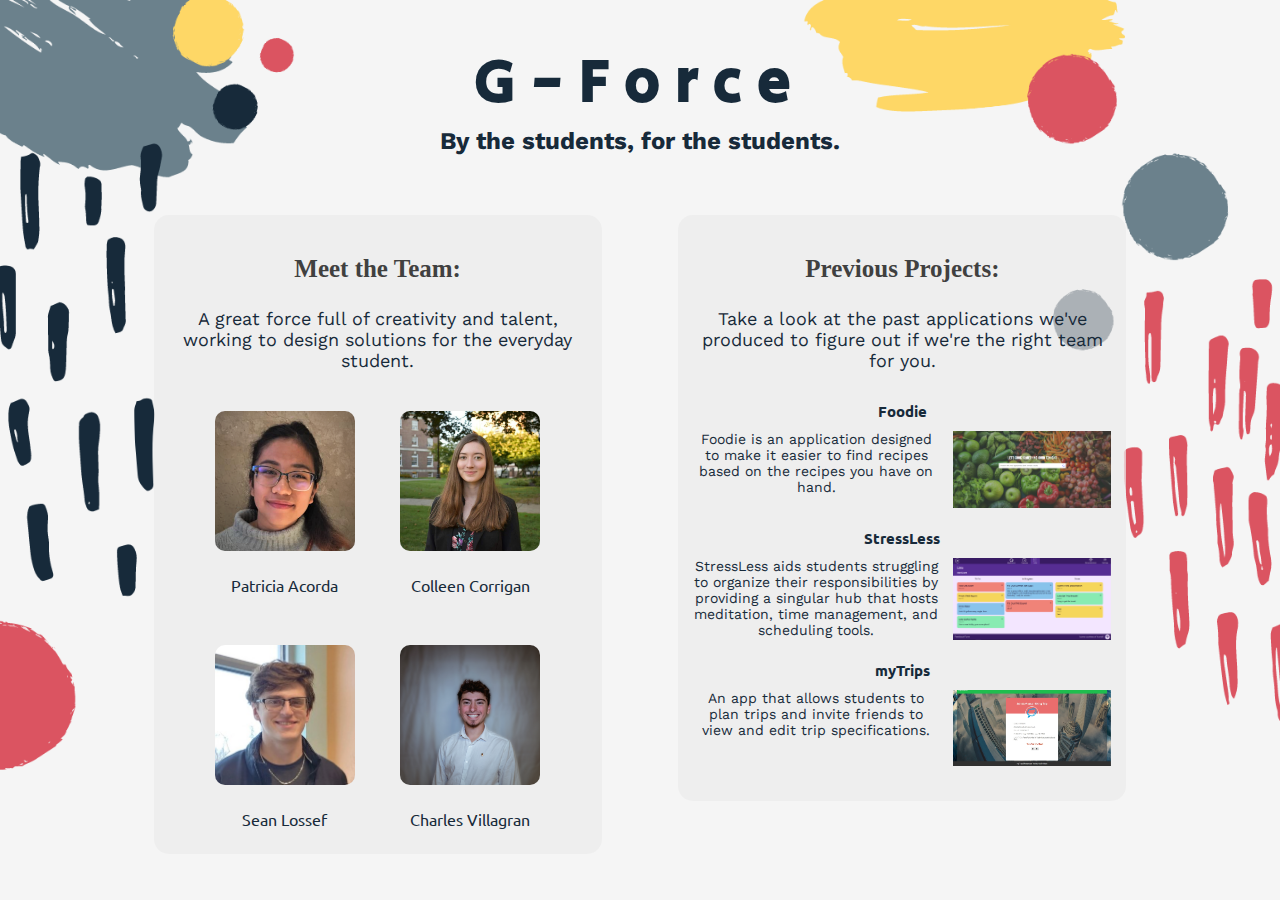
<file: lab3/index.html>
<!DOCTYPE html>
<html>
  <head>
    <title>Lab3 - Home</title>
    <meta http-equiv="Content-Type" content="text/html; charset=UTF-8" />
    <link rel="stylesheet" type="text/css" href="style.css" />
    <script
      src="http://ajax.googleapis.com/ajax/libs/jquery/1.7.1/jquery.min.js"
      type="text/javascript"
    ></script>
    <script src="script.js" type="text/javascript"></script>
  </head>

  <body id="homePage">
    <!--unique parent ID for css styling-->
    <div class="topBanner">
      <!--main information about team-->
      <h1>G-Force</h1>
      <h2>By the students, for the students.</h2>
    </div>

    <div class="middleBanner">
      <!--encompasses middle section of page-->
      <div id="teamSection">
        <!--provides team photos & names in a grid-->
        <h3>Meet the Team:</h3>
        <p>
          A great force full of creativity and talent, working to design
          solutions for the everyday student.
        </p>
        <div class="teamPhotos">
          <img
            src="photos/patricia.png"
            alt="portrait of Patricia Acorda"
            class="portrait"
          />
          <img
            src="photos/colleen.jpeg"
            alt="portrait of Colleen Corrigan"
            class="portrait"
          />
        </div>
        <div class="teamNames">
          <a href="acordp.html">Patricia Acorda</a>
          <a href="corric.html">Colleen Corrigan</a>
        </div>
        <div class="spacer"></div>
        <div class="teamPhotos">
          <img
            src="photos/sean.jpg"
            alt="portrait of Sean Lossef"
            class="portrait"
          />
          <img
            src="photos/charles.JPG"
            alt="portrait of Charles Villagram"
            class="portrait"
          />
        </div>
        <div class="teamNames">
          <a href="losses.html">Sean Lossef</a>
          <a href="villac2.html">Charles Villagran</a>
        </div>
      </div>

      <div id="projSection">
        <!--provides a list of previous team projects-->
        <h3>Previous Projects:</h3>
        <p>
          Take a look at the past applications we've produced to figure out if
          we're the right team for you.
        </p>
        <ul>
          <li>
            <h4>Foodie</h4>
            <div class="projectDesc">
              <p>
                Foodie is an application designed to make it easier to find
                recipes based on the recipes you have on hand.
              </p>
              <img src="photos/foodie.png" alt="Foodie App" class="project" />
            </div>
          </li>

          <li>
            <h4>StressLess</h4>
            <div class="projectDesc">
              <p>
                StressLess aids students struggling to organize their
                responsibilities by providing a singular hub that hosts
                meditation, time management, and scheduling tools.
              </p>
              <img
                src="photos/stressless.png"
                alt="list board function for StressLess app."
                class="project"
              />
            </div>
          </li>

          <li>
            <h4>myTrips</h4>
            <div class="projectDesc">
              <p>
                An app that allows students to plan trips and invite friends to
                view and edit trip specifications.
              </p>
              <img
                src="photos/mytrips.jpg"
                alt="invitation card for myTrips app event."
                class="project"
              />
            </div>
          </li>
        </ul>
      </div>
    </div>
  </body>
</html>
</file>
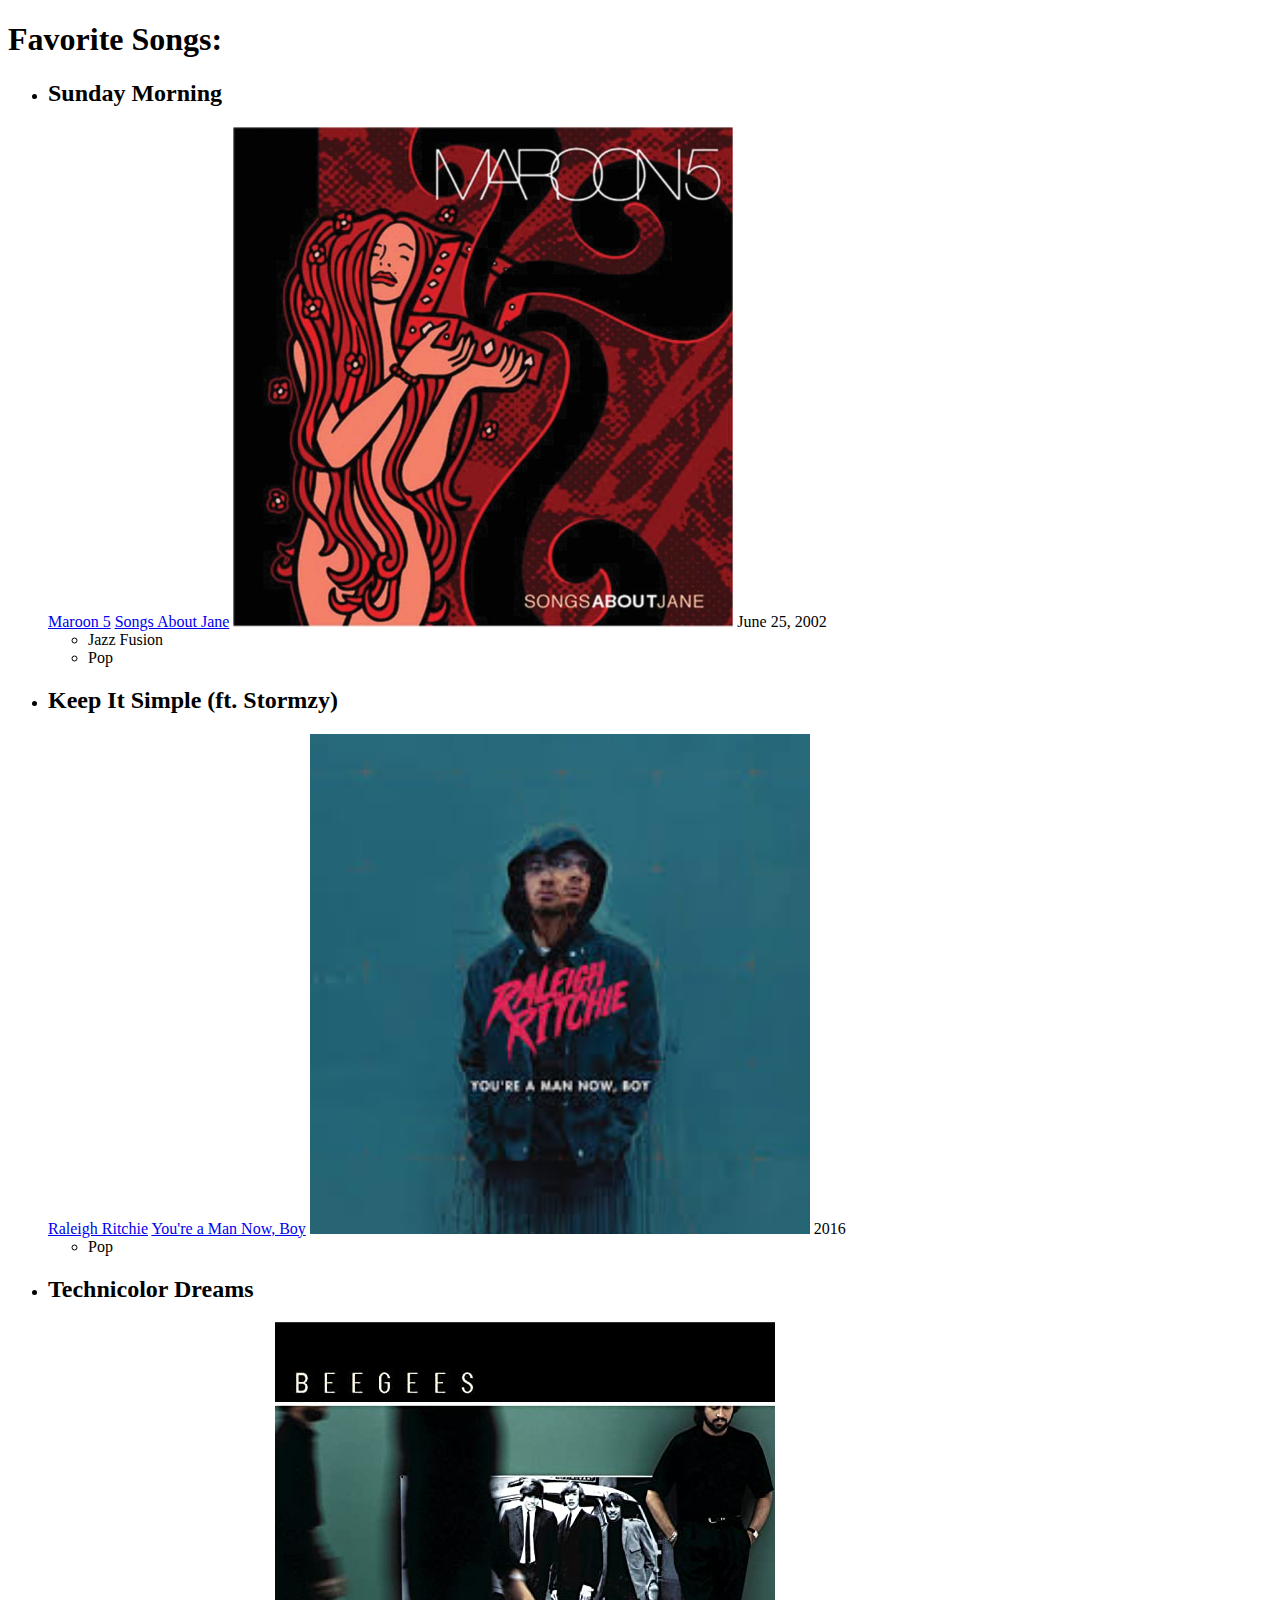
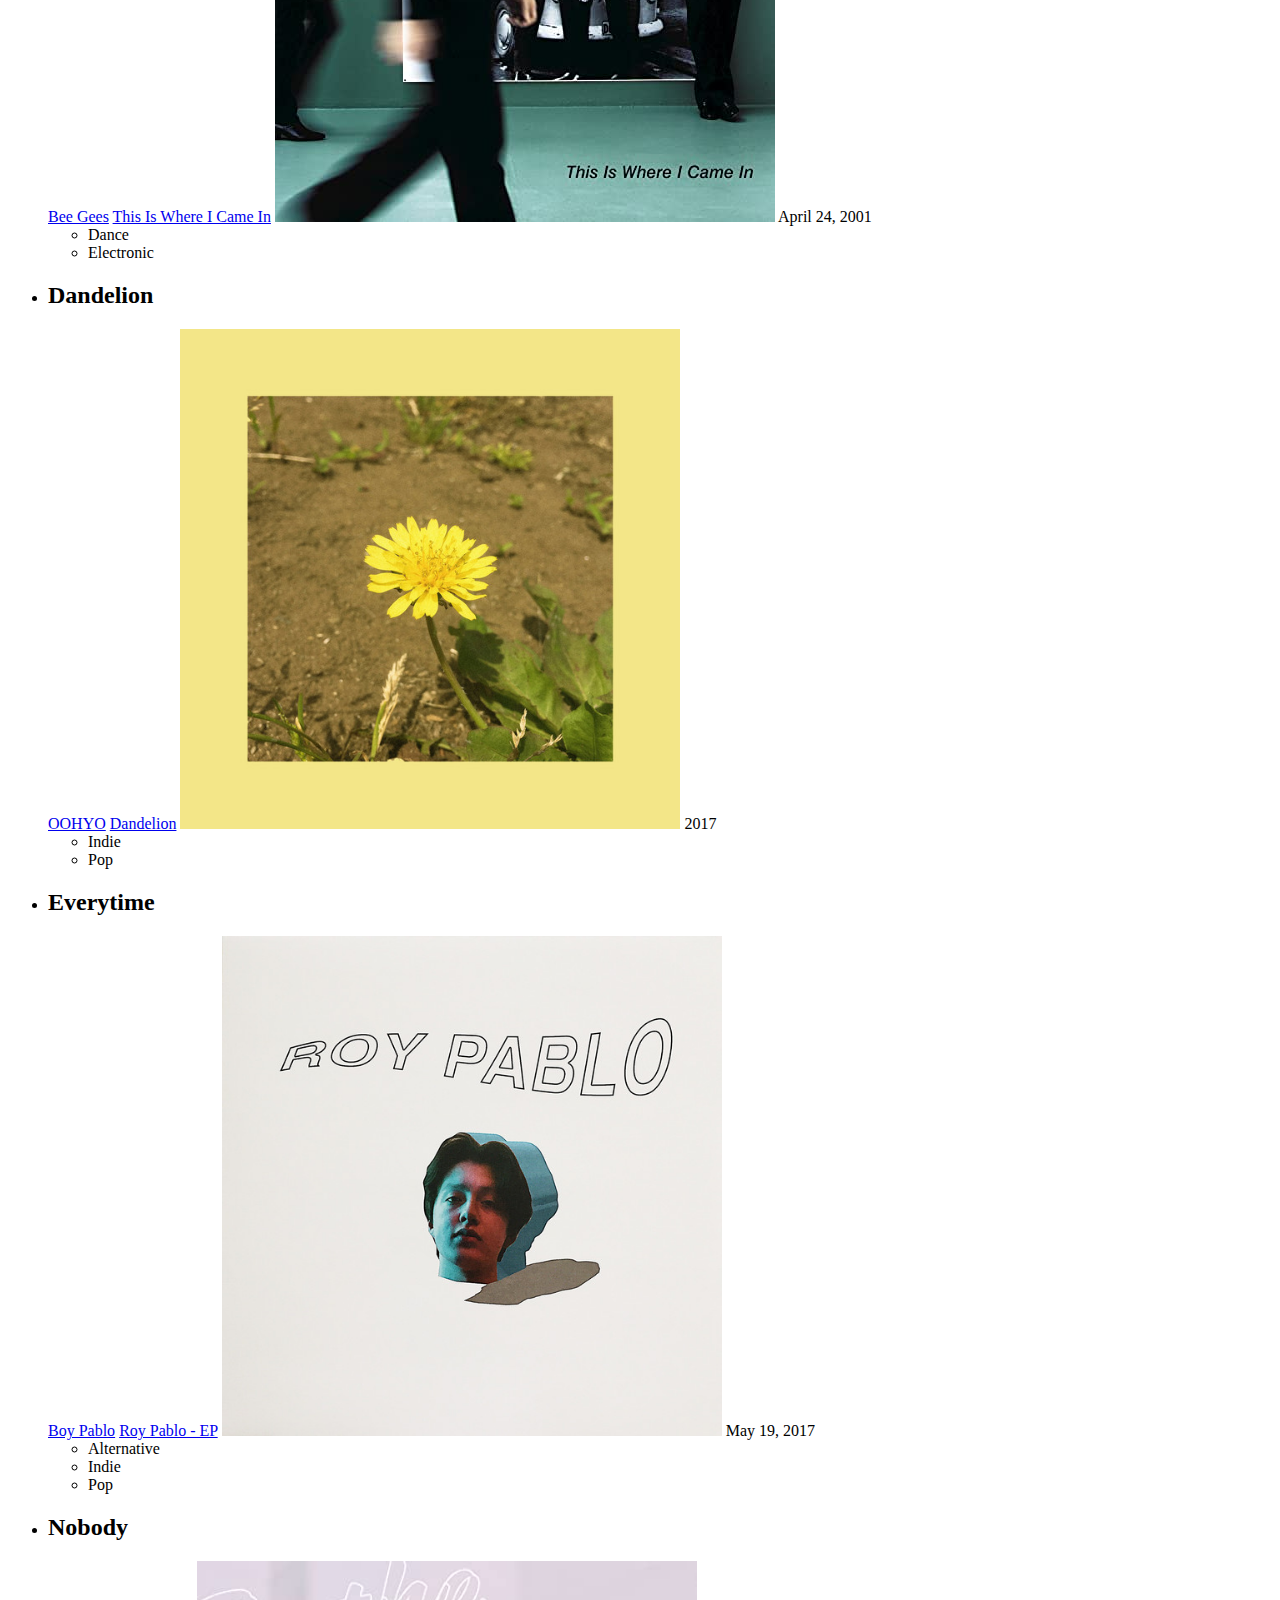
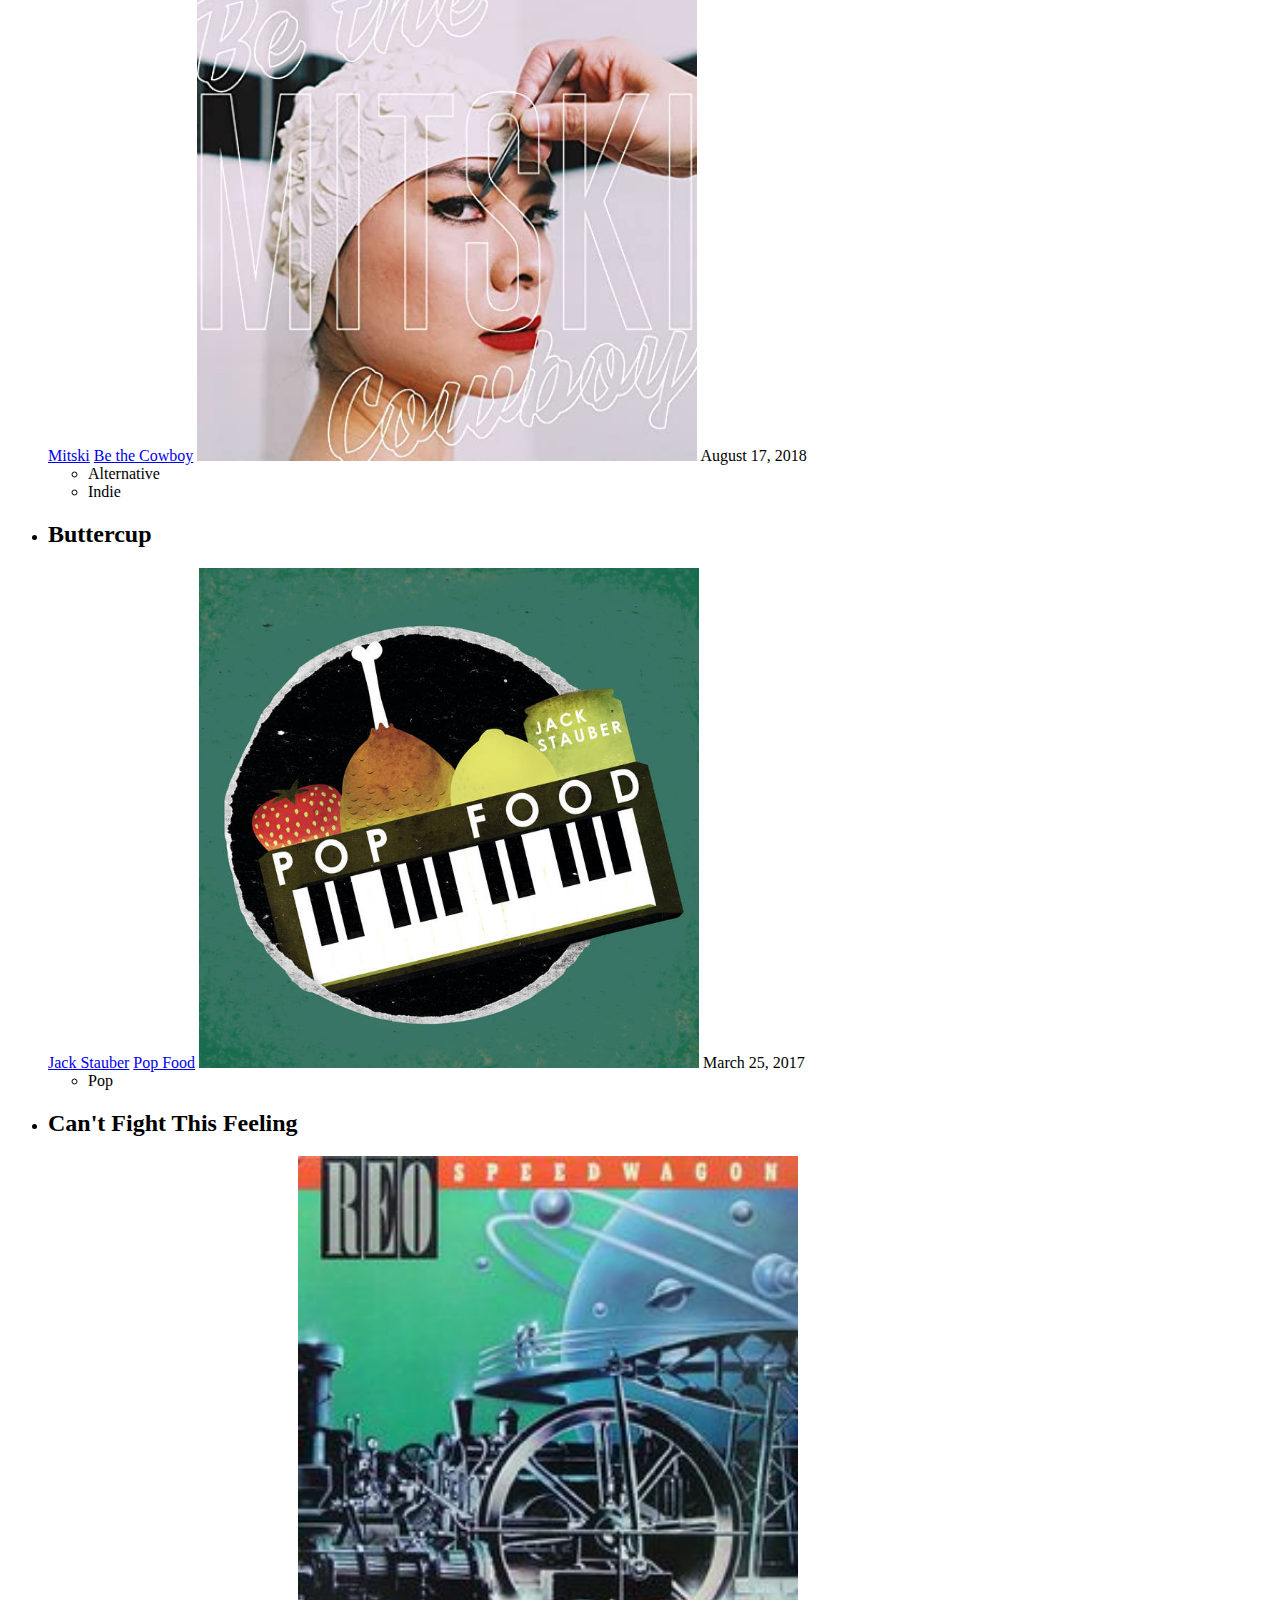
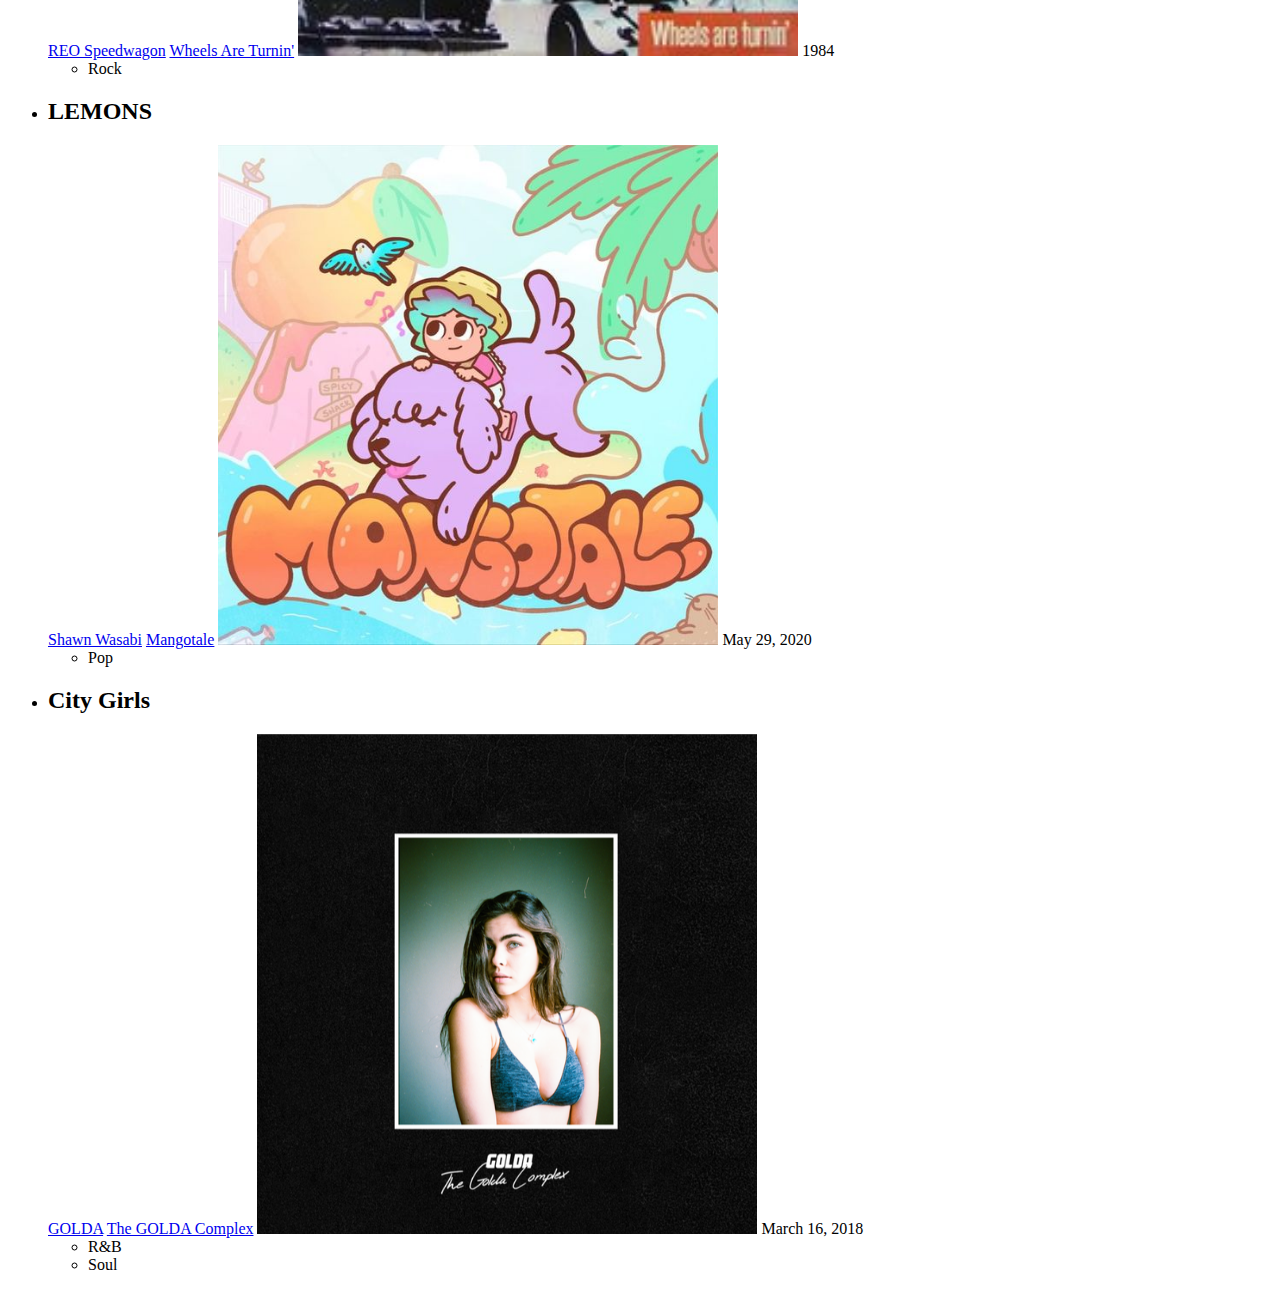
<file: lab2/G4-lab2-part1.html>
<!doctype html>

<html>
  <head>
    <title>Lab 2</title>
  </head>

  <body>
        <h1>Favorite Songs:</h1>
        <ul>
            <li>
                <h2>Sunday Morning</h2>
                <a class="artist" href="https://www.maroon5.com/">Maroon 5</a>
                <a class="album" href="https://genius.com/albums/Maroon-5/Songs-about-jane">Songs About Jane</a>
                <img src="albumcovers/Maroon5.jpg" alt="Songs About Jane album cover" width="500" height="500">
                <time datetime="2002-06-25">June 25, 2002</time>
                <ul class="genres">
                    <li>Jazz Fusion</li>
                    <li>Pop</li>
                </ul>
            </li>
            <li>
                <h2>Keep It Simple (ft. Stormzy)</h2>
                <a class="artist" href="http://www.raleighritchie.com/">Raleigh Ritchie</a>
                <a class="album" href="https://genius.com/albums/Raleigh-ritchie/You-re-a-man-now-boy">You're a Man Now, Boy</a>
                <img src="albumcovers/RaleighRitchie.jpg" alt="You're a Man Now, Boy album cover" width="500" height="500">
                <time datetime="2016">2016</time>
                <ul class="genres">
                    <li>Pop</li>
                </ul>
            </li>
            <li>
                <h2>Technicolor Dreams</h2>
                <a class="artist" href="https://www.beegees.com/">Bee Gees</a>
                <a class="album" href="https://genius.com/albums/Bee-gees/This-is-where-i-came-in">This Is Where I Came In</a>
                <img src="albumcovers/BeeGees.jpg" alt="This Is Where I Came In album cover" width="500" height="500">
                <time datetime="2001-04-24">April 24, 2001</time>
                <ul class="genres">
                    <li>Dance</li>
                    <li>Electronic</li>
                </ul>
            </li>
            <li>
                <h2>Dandelion</h2>
                <a class="artist" href="https://www.munhwain.kr/blank">OOHYO</a>
                <a class="album" href="https://genius.com/albums/Oohyo/Dandelion">Dandelion</a>
                <img src="albumcovers/OOHYO.jpg" alt="Dandelion album cover" width="500" height="500">
                <time datetime="2017">2017</time>
                <ul class="genres">
                    <li>Indie</li>
                    <li>Pop</li>
                </ul>
            </li>
            <li>
                <h2>Everytime</h2>
                <a class="artist" href="https://www.boypablo.com/">Boy Pablo</a>
                <a class="album" href="https://genius.com/albums/Boy-pablo/Roy-pablo-ep">Roy Pablo - EP</a>
                <img src="albumcovers/BoyPablo.jpg" alt="Roy Pablo - EP album cover" width="500" height="500">
                <time datetime="2017-05-19">May 19, 2017</time>
                <ul class="genres">
                    <li>Alternative</li>
                    <li>Indie</li>
                    <li>Pop</li>
                </ul>
            </li>
            <li>
                <h2>Nobody</h2>
                <a class="artist" href="https://mitski.com/">Mitski</a>
                <a class="album" href="https://genius.com/albums/Mitski/Be-the-cowboy">Be the Cowboy</a>
                <img src="albumcovers/Mitski.jpg" alt="Be the Cowboy album cover" width="500" height="500">
                <time datetime="2018-08-17">August 17, 2018</time>
                <ul class="genres">
                    <li>Alternative</li>
                    <li>Indie</li>
                </ul>
            </li>
            <li>
                <h2>Buttercup</h2>
                <a class="artist" href="https://jackstauber.com/">Jack Stauber</a>
                <a class="album" href="https://genius.com/albums/Jack-stauber/Pop-food">Pop Food</a>
                <img src="albumcovers/JackStauber.jpg" alt="Pop Food album cover" width="500" height="500">
                <time datetime="2017-03-25">March 25, 2017</time>
                <ul class="genres">
                    <li>Pop</li>
                </ul>
            </li>
            <li>
                <h2>Can't Fight This Feeling</h2>
                <a class="artist" href="http://reospeedwagon.com/">REO Speedwagon</a>
                <a class="album" href="https://genius.com/albums/Reo-speedwagon/Wheels-are-turnin">Wheels Are Turnin'</a>
                <img src="albumcovers/REOSpeedwagon.jpg" alt="Wheels Are Turnin' album cover" width="500" height="500">
                <time datetime="1984">1984</time>
                <ul class="genres">
                    <li>Rock</li>
                </ul>
            </li>
            <li>
                <h2>LEMONS</h2>
                <a class="artist" href="https://www.shawnwasabi.com/?frontpage=true">Shawn Wasabi</a>
                <a class="album" href="https://genius.com/albums/Shawn-wasabi/Mangotale">Mangotale</a>
                <img src="albumcovers/ShawnWasabi.png" alt="Mangotale album cover" width="500" height="500">
                <time datetime="2020-05-29">May 29, 2020</time>
                <ul class="genres">
                    <li>Pop</li>
                </ul>
            </li>
            <li>
                <h2>City Girls</h2>
                <a class="artist" href="https://www.facebook.com/lostwithgolda/">GOLDA</a>
                <a class="album" href="https://genius.com/albums/Golda/The-golda-complex">The GOLDA Complex</a>
                <img src="albumcovers/GOLDA.png" alt="The GOLDA Complex album cover" width="500" height="500">
                <time datetime="2018-03-16">March 16, 2018</time>
                <ul class="genres">
                    <li>R&B</li>
                    <li>Soul</li>
                </ul>
            </li>
        </ul>


  </body>
</html>
</file>
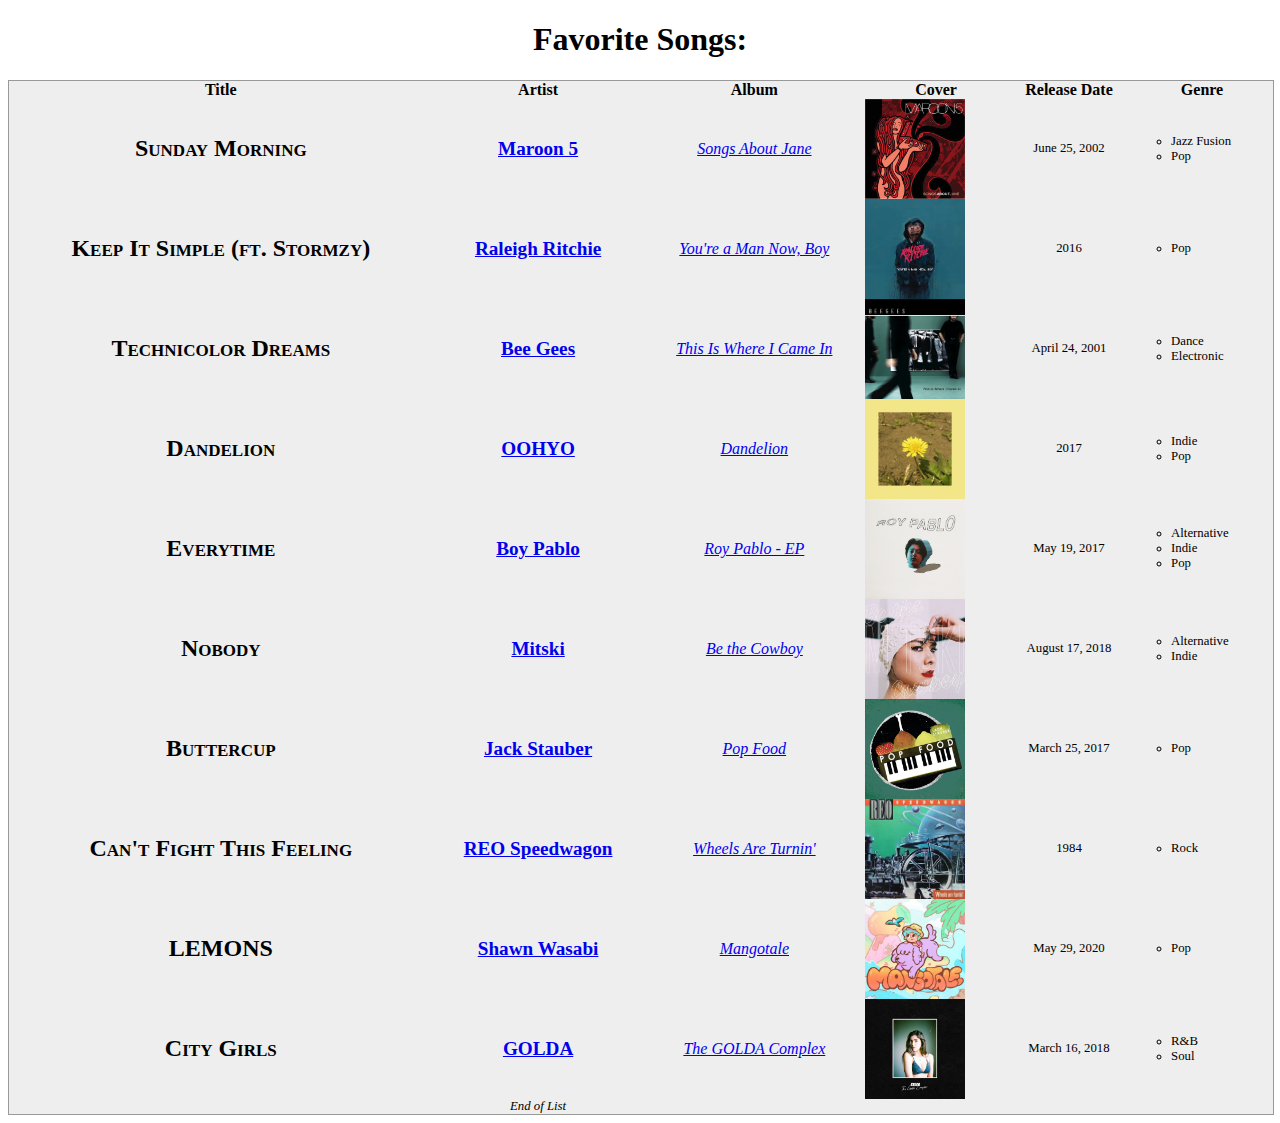
<file: lab2/G4-lab2-part3.html>
<!doctype html>

<html>
  <head>
    <title>Lab 2</title>
    <link rel="stylesheet" href="G4-lab2-part3.css" />
  </head>

  <body>
        <h1>Favorite Songs:</h1>
        <ul id="songs">
            <li>
                <span class="header">Title</span>
                <span class="header">Artist</span>
                <span class="header">Album</span>
                <span class="header">Cover</span>
                <span class="header">Release Date</span>
                <span class="header">Genre</span>
            </li>
            <li>
                <h2>Sunday Morning</h2>
                <a class="artist" href="https://www.maroon5.com/">Maroon 5</a>
                <a class="album" href="https://genius.com/albums/Maroon-5/Songs-about-jane">Songs About Jane</a>
                <img src="albumcovers/Maroon5.jpg" alt="Songs About Jane album cover">
                <time datetime="2002-06-25">June 25, 2002</time>
                <div class="genres">
                    <ul>
                        <li>Jazz Fusion</li>
                        <li>Pop</li>
                    </ul>
                </div>
            </li>
            <li>
                <h2>Keep It Simple (ft. Stormzy)</h2>
                <a class="artist" href="http://www.raleighritchie.com/">Raleigh Ritchie</a>
                <a class="album" href="https://genius.com/albums/Raleigh-ritchie/You-re-a-man-now-boy">You're a Man Now, Boy</a>
                <img src="albumcovers/RaleighRitchie.jpg" alt="You're a Man Now, Boy album cover">
                <time datetime="2016">2016</time>
                <div class="genres">
                    <ul>
                        <li>Pop</li>
                    </ul>
                </div>
            </li>
            <li>
                <h2>Technicolor Dreams</h2>
                <a class="artist" href="https://www.beegees.com/">Bee Gees</a>
                <a class="album" href="https://genius.com/albums/Bee-gees/This-is-where-i-came-in">This Is Where I Came In</a>
                <img src="albumcovers/BeeGees.jpg" alt="This Is Where I Came In album cover">
                <time datetime="2001-04-24">April 24, 2001</time>
                <div class="genres">
                    <ul>
                        <li>Dance</li>
                        <li>Electronic</li>
                    </ul>
                </div>
            </li>
            <li>
                <h2>Dandelion</h2>
                <a class="artist" href="https://www.munhwain.kr/blank">OOHYO</a>
                <a class="album" href="https://genius.com/albums/Oohyo/Dandelion">Dandelion</a>
                <img src="albumcovers/OOHYO.jpg" alt="Dandelion album cover">
                <time datetime="2017">2017</time>
                <div class="genres">
                    <ul>
                        <li>Indie</li>
                        <li>Pop</li>
                    </ul>
                </div>
            </li>
            <li>
                <h2>Everytime</h2>
                <a class="artist" href="https://www.boypablo.com/">Boy Pablo</a>
                <a class="album" href="https://genius.com/albums/Boy-pablo/Roy-pablo-ep">Roy Pablo - EP</a>
                <img src="albumcovers/BoyPablo.jpg" alt="Roy Pablo - EP album cover">
                <time datetime="2017-05-19">May 19, 2017</time>
                <div class="genres">
                    <ul>
                        <li>Alternative</li>
                        <li>Indie</li>
                        <li>Pop</li>
                    </ul>
                </div>
            </li>
            <li>
                <h2>Nobody</h2>
                <a class="artist" href="https://mitski.com/">Mitski</a>
                <a class="album" href="https://genius.com/albums/Mitski/Be-the-cowboy">Be the Cowboy</a>
                <img src="albumcovers/Mitski.jpg" alt="Be the Cowboy album cover">
                <time datetime="2018-08-17">August 17, 2018</time>
                <div class="genres">
                    <ul>
                        <li>Alternative</li>
                        <li>Indie</li>
                    </ul>
                </div>
            </li>
            <li>
                <h2>Buttercup</h2>
                <a class="artist" href="https://jackstauber.com/">Jack Stauber</a>
                <a class="album" href="https://genius.com/albums/Jack-stauber/Pop-food">Pop Food</a>
                <img src="albumcovers/JackStauber.jpg" alt="Pop Food album cover">
                <time datetime="2017-03-25">March 25, 2017</time>
                <div class="genres">
                    <ul>
                        <li>Pop</li>
                    </ul>
                </div>
            </li>
            <li>
                <h2>Can't Fight This Feeling</h2>
                <a class="artist" href="http://reospeedwagon.com/">REO Speedwagon</a>
                <a class="album" href="https://genius.com/albums/Reo-speedwagon/Wheels-are-turnin">Wheels Are Turnin'</a>
                <img src="albumcovers/REOSpeedwagon.jpg" alt="Wheels Are Turnin' album cover">
                <time datetime="1984">1984</time>
                <div class="genres">
                    <ul>
                        <li>Rock</li>
                    </ul>
                </div>
            </li>
            <li>
                <h2>LEMONS</h2>
                <a class="artist" href="https://www.shawnwasabi.com/?frontpage=true">Shawn Wasabi</a>
                <a class="album" href="https://genius.com/albums/Shawn-wasabi/Mangotale">Mangotale</a>
                <img src="albumcovers/ShawnWasabi.png" alt="Mangotale album cover">
                <time datetime="2020-05-29">May 29, 2020</time>
                <div class="genres">
                    <ul>
                        <li>Pop</li>
                    </ul>
                </div>
            </li>
            <li>
                <h2>City Girls</h2>
                <a class="artist" href="https://www.facebook.com/lostwithgolda/">GOLDA</a>
                <a class="album" href="https://genius.com/albums/Golda/The-golda-complex">The GOLDA Complex</a>
                <img src="albumcovers/GOLDA.png" alt="The GOLDA Complex album cover">
                <time datetime="2018-03-16">March 16, 2018</time>
                <div class="genres">
                    <ul>
                        <li>R&B</li>
                        <li>Soul</li>
                    </ul>
                </div>
            </li>
            <li>
                <span class="end"></span>
                <span class="end">End of List</span>
                <span class="end"></span>
                <span class="end"></span>
                <span class="end"></span>
                <span class="end"></span>
            </li>
        </ul>


  </body>
</html>
</file>
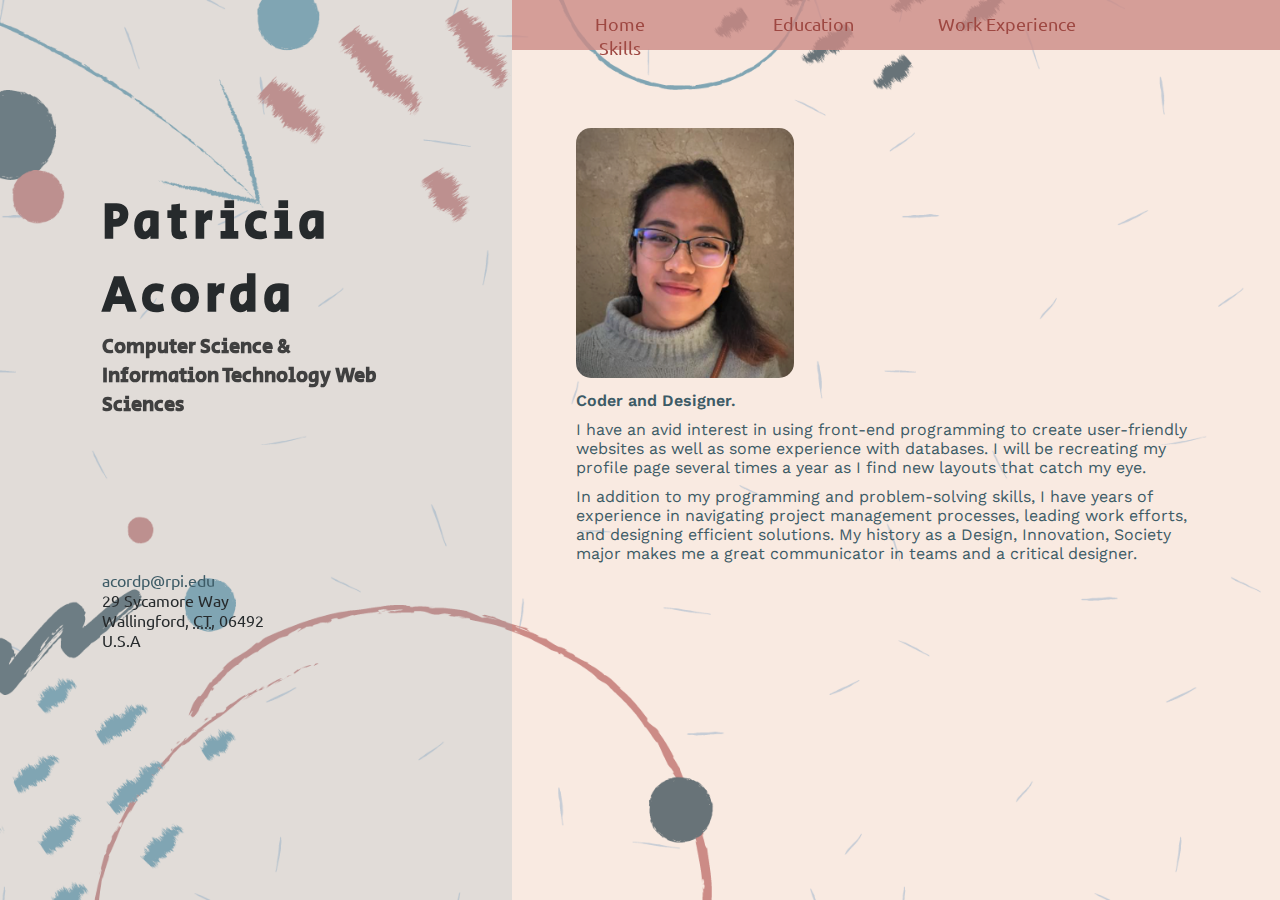
<file: lab3/acordp.html>
<!DOCTYPE html>
<html>
  <head>
    <title>acordp</title>
    <meta http-equiv="Content-Type" content="text/html; charset=UTF-8"/>
    <link rel="stylesheet" type="text/css" href="style.css">
    <script src="http://ajax.googleapis.com/ajax/libs/jquery/1.7.1/jquery.min.js" type="text/javascript"></script>
    <script src="script.js" type="text/javascript"></script>
  </head>

  
  <body id="acordpPage"> <!--unique parent ID for css styling-->
    <div id="leftBanner"> <!--left fixed informational banner-->
      <div class="vcard">
          <h1 class="fn">Patricia Acorda</h1>
      </div>
      <h3 class="intro">Computer Science & Information Technology Web Sciences</h3>

      <div class="vcard footer">
        <a class="email" href="mailto:acordp@rpi.edu">acordp@rpi.edu</a>
        <div class="adr">
            <div class="street-address">29 Sycamore Way</div>
            <span class="locality">Wallingford</span>,
            <abbr class="region" title="Connecticut">CT</abbr>,
            <span class="postal-code">06492</span>
            <div class="country-name">U.S.A</div>
      </div>
    </div>
  </div>
  
  <nav> <!--fixed navigation bar-->
    <a href="index.html" class="Home">Home</a>
    <a href="#" class="Education">Education</a>
    <a href="#" class="WorkExperience">Work Experience</a>
    <a href="#" class="Skills">Skills</a>
  </nav>

  <div class="subSections">
    <div id="aboutMe"> <!--provide additional info about me-->
      <div class="vcard">
        <img src="photos/patricia.png" alt="portrait of Patricia Acorda" class="photo">
      </div>
      <p class="bold">Coder and Designer.</p>
      <p>I have an avid interest in using front-end programming to create user-friendly websites as well as some experience with databases. I will be recreating my profile page several times a year as I find new layouts that catch my eye.</p>
      <p>In addition to my programming and problem-solving skills, I have years of experience in navigating project management processes, leading work efforts, and designing efficient solutions. My history as a Design, Innovation, Society major makes me a great communicator in teams and a critical designer.</p>
    </div>

    <div class="Education"> <!--list of education-->
      <h2>Education</h2>
      <ul class="eduList">
        <li>
          <h4>Rensselaer Polytechnic Institute</h4>
          <p class="bold">B.S. in Computer Science & Information Technology Web Sciences</p>
          <p class="bold"><time datetime="2017-08">August 2017</time>-<time datetime="2021-05">May 2021</time></p>
          <p>Rensselaer Leadership Scholarship</p>
          <p>Art Club - Social Media Manager</p>
        </li>
        <li>
          <h4>Engineering & Science University Magnet School</h4>
          <p class="bold">Secondary School Education</p>
          <p class="bold"><time datetime="2013-09">September 2013</time>-<time datetime="2017-05">May 2017</time></p>
          <p>Student Council Member</p>
          <p>Band Club Member</p>
          <p>Rubix Cube Competitor</p>
        </li>
      </ul>
    </div>
    
    <div class="WorkExperience"> <!--list of work experiences-->
      <h2>Work Experience</h2>
      <ul class="workList">
        <li>
          <h4>Argument Diagram Team for Bram Van Heuveln</h4>
          <p class="bold">Website Developer</p>
          <p class="bold"><time datetime="2020-05">May 2020</time>-<time datetime="2020-08">August 2020</time></p>
          <p>Contributed to creating a website application that creates argument diagrams for RPI professor Bram Van Heuveln.</p>
        </li>
        <li>
          <h4>Project Design for Innovation Studio</h4>
          <p class="bold">Design Leader</p>
          <p class="bold"><time datetime="2018-05">May 2018</time>-<time datetime="2018-08">August 2018</time></p>
          <p>Learned how to identify user group(s), navigate problem spaces, and utilize design processes.</p>
          <p>Designed pinup concept sketches, prototyped using high/ low fidelity materials and CAD.</p>
        </li>
        <li>
          <h4>Eli Whitney Museum</h4>
          <p class="bold">Senior Apprentice</p>
          <p class="bold"><time datetime="2012-09">September 2012</time>-<time datetime="2018-08">August 2018</time></p>
          <p>Created and led creation of wooden projects to inspire creativity and curiosity in kids.</p>
          <p>Awarded the young woman's leadership award by Museum leads.</p>
        </li>
      </ul>
    </div>

    <div class="Skills"> <!--list of skills-->
      <h2>Skills</h2>
      <ul class="skillList">
        <li>
          <p class="bold">Proficient Knowledge:</p>
          <p>C++, C, Latex, HTML5, CSS, JavaScript, Microsoft Office, Prezi</p></li>
        <li>
          <p class="bold">Intermediate Knowledge:</p>
          <p> Python, GitHub, MIPS, SQLite, PostgreSQL, MariaDB, php, Jupyter Notebook, Rhino</p></li>
        <li>
          <p class="bold">Basic Knowledge:</p>
          <p>Java</p>
        </li>
      </ul>
    </div>
  </div>
  </body>
</file>
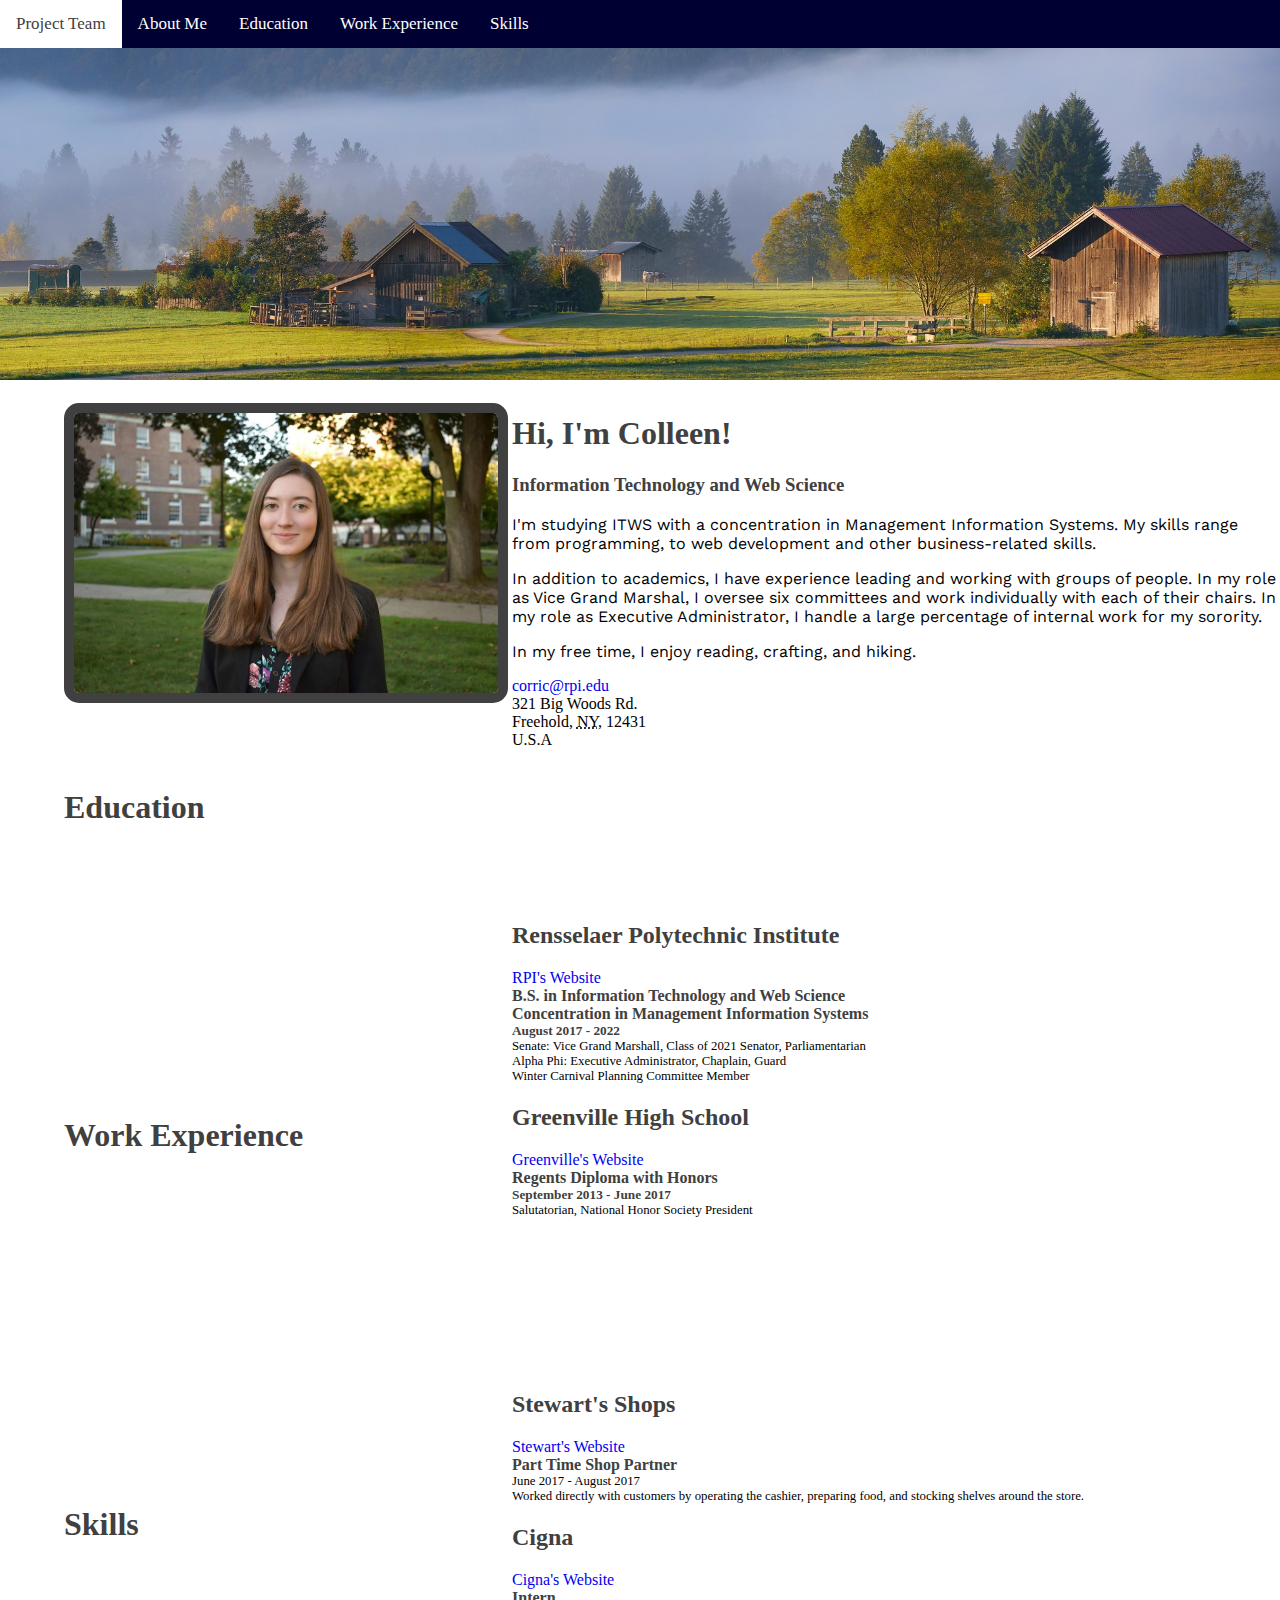
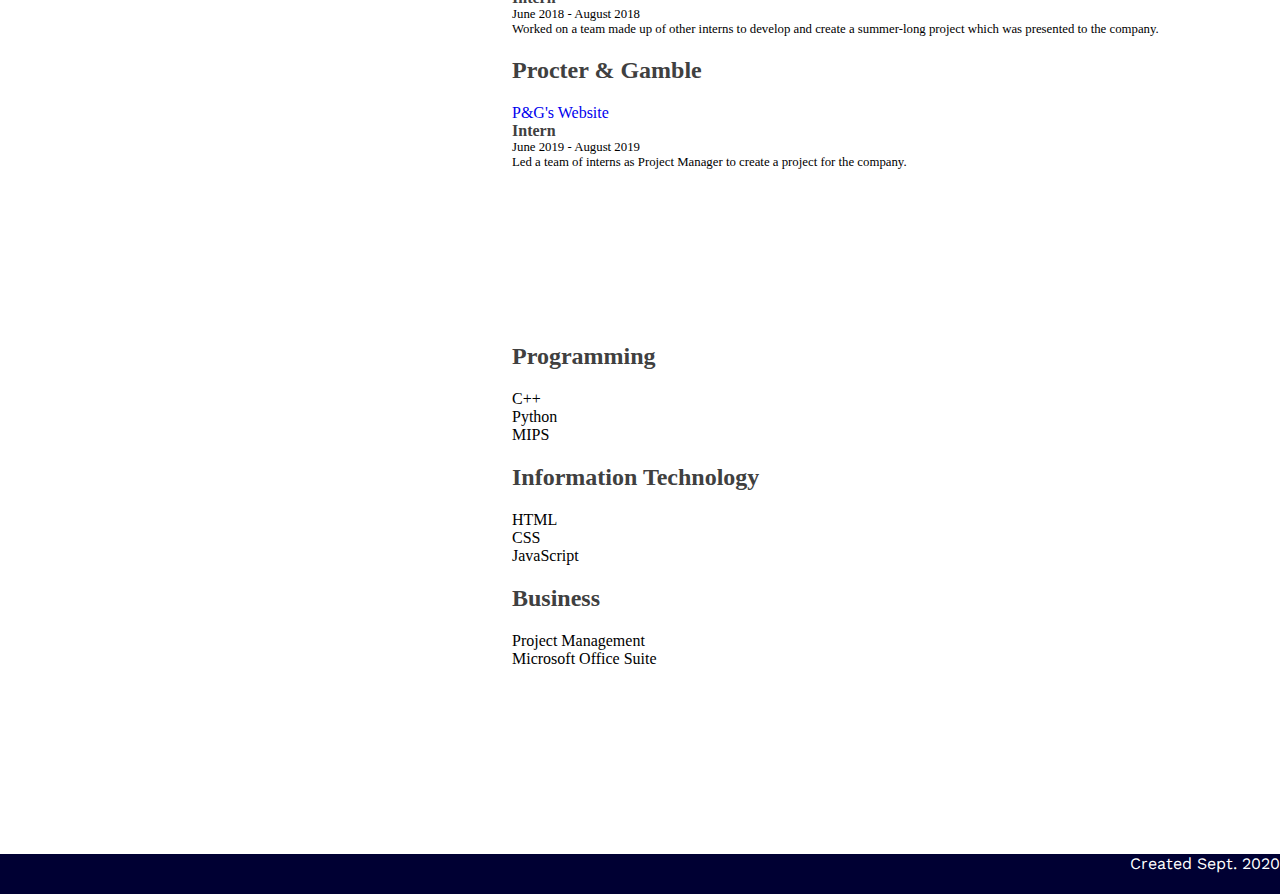
<file: lab3/corric.html>
<!DOCTYPE html>
<html>

  <head>
    <title>corric</title>
    <link rel="stylesheet" type= "text/css" href="style.css">
  </head>

  <body id="corricPage">

    <div class="navbar">
      <a href="index.html">Project Team</a>
      <a href="#about">About Me</a>
      <a href="#education">Education</a>
      <a href="#experience">Work Experience</a>
      <a href="#skills">Skills</a>
    </div>

    <div>
      <img src="photos/farm.jpg" class="header-img" alt="picture of a farm">
    </div>

    <section class="sidebar">
      <img src="photos/colleen.jpeg" class=profile alt="picture of Colleen">

      <h1 class="new-section" id="education">Education</h1>

      <h1 class="new-section2" id="experience">Work Experience</h1>

      <h1 class="new-section2 extra" id="skills">Skills</h2>
    </section>


    <article>
      <h1 id="about">Hi, I'm Colleen!</h1>
      <h3>Information Technology and Web Science</h3>
      <p class="intro">I'm studying ITWS with a concentration in Management Information Systems.
        My skills range from programming, to web development and other business-related skills.</p>
      <p>In addition to academics, I have experience leading and working with groups of people.
        In my role as Vice Grand Marshal, I oversee six committees and work individually with each of their chairs.
        In my role as Executive Administrator, I handle a large percentage of internal work for my sorority.</p>
      <p>In my free time, I enjoy reading, crafting, and hiking.</p>
      <a class="email" href="mailto:corric@rpi.edu">corric@rpi.edu</a>
      <div class="adr">
        <div class="street-address">321 Big Woods Rd.</div>
        <span class="locality">Freehold</span>,
        <abbr class="region" title="New York">NY</abbr>,
        <span class="postal-code">12431</span>
        <div class="country-name">U.S.A</div>
      </div>

      <h2 class="new-section">Rensselaer Polytechnic Institute</h2>
      <a href="rpi.edu">RPI's Website</a>
      <h4>B.S. in Information Technology and Web Science</h4>
      <h4>Concentration in Management Information Systems</h4>
      <h5>August 2017 - 2022</h5>
      <p class="activities">Senate: Vice Grand Marshall, Class of 2021 Senator, Parliamentarian</p>
      <p class="activities">Alpha Phi: Executive Administrator, Chaplain, Guard</p>
      <p class="activities">Winter Carnival Planning Committee Member</p>

      <h2>Greenville High School</h2>
      <a href="https://www.greenville.k12.ny.us/">Greenville's Website</a>
      <h4>Regents Diploma with Honors</h4>
      <h5>September 2013 - June 2017</h5>
      <p class="activities">Salutatorian, National Honor Society President</p>

      <h2 class="new-section">Stewart's Shops</h2>
      <a href="https://www.stewartsshops.com/">Stewart's Website</a>
      <h4>Part Time Shop Partner</h4>
      <p class="activities">June 2017 - August 2017</p>
      <p class="activities">Worked directly with customers by operating the cashier,
        preparing food, and stocking shelves around the store.</p>

      <h2>Cigna</h2>
      <a href="https://jobs.cigna.com/us/en">Cigna's Website</a>
      <h4>Intern</h4>
      <p class="activities">June 2018 - August 2018</p>
      <p class="activities">Worked on a team made up of other interns to develop and create a summer-long
        project which was presented to the company.</p>

      <h2>Procter & Gamble</h2>
      <a href="https://us.pg.com/">P&G's Website</a>
      <h4>Intern</h4>
      <p class="activities">June 2019 - August 2019</p>
      <p class="activities">Led a team of interns as Project Manager to create a project for the company.</p>

      <h2 class="new-section">Programming</h2>
      <ul>
        <li>C++</li>
        <li>Python</li>
        <li>MIPS</li>
      </ul>

      <h2>Information Technology</h2>
      <ul>
        <li>HTML</li>
        <li>CSS</li>
        <li>JavaScript</li>
      </ul>

      <h2>Business</h2>
      <ul>
        <li>Project Management</li>
        <li>Microsoft Office Suite</li>
      </ul>

      <h1 class="new-section space"></h1>

    </article>

    <footer>
      <p>Created Sept. 2020</p>
    </footer>

  </body>

</html>
</file>
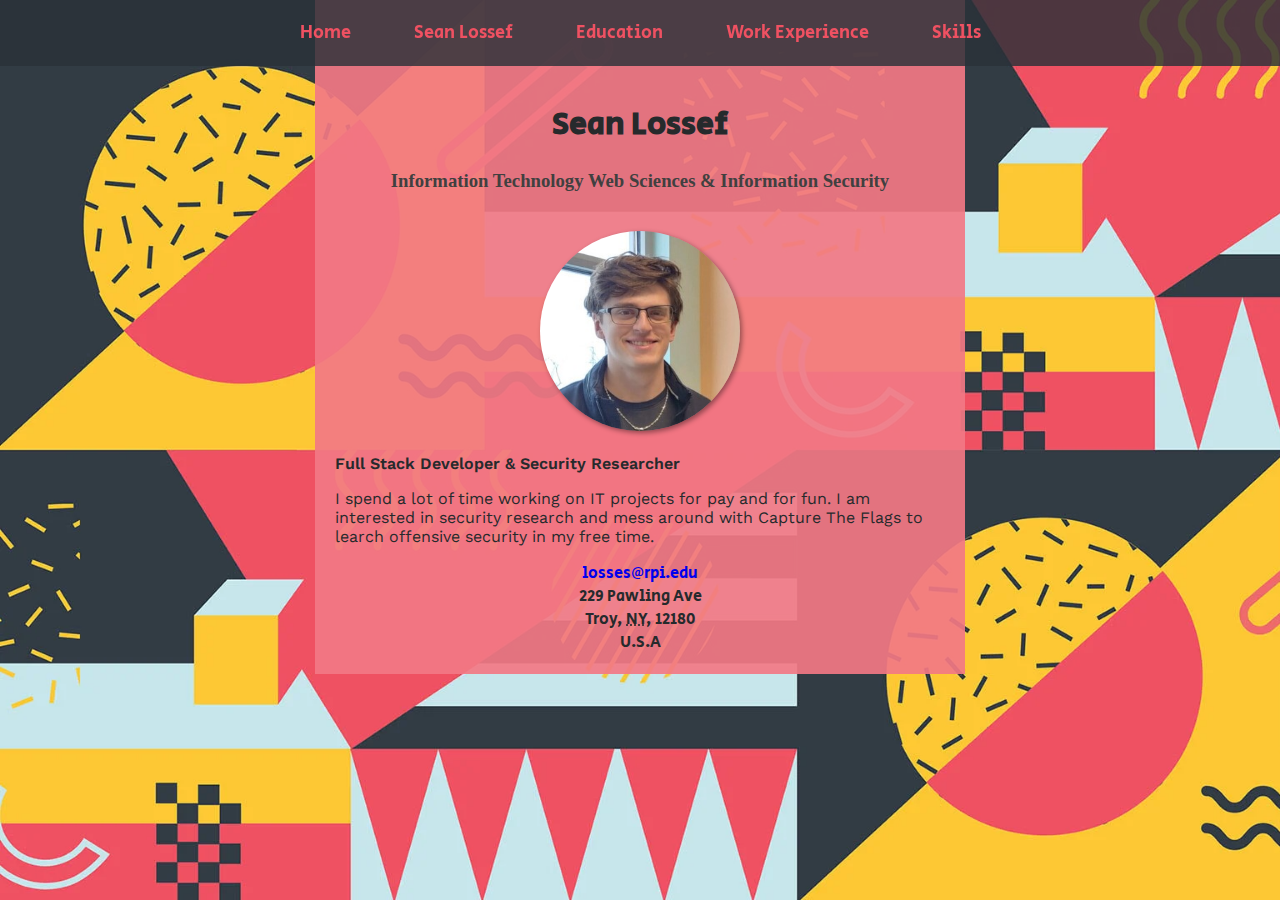
<file: lab3/losses.html>
<!DOCTYPE html>
<html>
    <head>
        <title>losses</title>
        <meta http-equiv="Content-Type" content="text/html; charset=UTF-8"/>
        <link rel="stylesheet" type="text/css" href="style.css">
        <script src="http://ajax.googleapis.com/ajax/libs/jquery/1.7.1/jquery.min.js" type="text/javascript"></script>
        <script src="script.js" type="text/javascript"></script>
    </head>
    
    <body id="losses">
        <!-- Navbar -->
        <nav>
            <ul>
                <li><a href="index.html" class="Home">Home</a></li>
                <li><a href="#" class="Sean">Sean Lossef</a></li>
                <li><a href="#" class="Education">Education</a></li>
                <li><a href="#" class="WorkExperience">Work Experience</a></li>
                <li><a href="#" class="Skills">Skills</a></li>
            </ul>
        </nav>

        <!-- Content Section -->
        <div class="content">
            <!-- Main Page -->
            <div id="Sean">
                <div class="vcard">
                    <h1 class="fn">Sean Lossef</h1>
                    <h3 class="intro">Information Technology Web Sciences & Information Security</h3>
                </div>
                <div class="vcard">
                    <img src="photos/sean.jpg" alt="portrait of Sean Lossef" class="photo">
                </div>

                <p class="bold">Full Stack Developer & Security Researcher</p>
                <p>I spend a lot of time working on IT projects for pay and for fun. I am interested in security research and mess around with Capture The Flags to learch offensive security in my free time.</p>

                <div class="vcard footer">
                    <a class="email" href="mailto:losses@rpi.edu">losses@rpi.edu</a>
                    <div class="adr">
                        <div class="street-address">229 Pawling Ave</div>
                        <span class="locality">Troy</span>,
                        <abbr class="region" title="New York">NY</abbr>,
                        <span class="postal-code">12180</span>
                        <div class="country-name">U.S.A</div>
                    </div>
                </div>
            </div>

            <!-- Education Page -->
            <div id="Education" class="hidden">
                <h2>Education</h2>
                <ul class="education">
                    <li>
                        <h4>Rensselaer Polytechnic Institute</h4>
                        <p class="bold">B.S. in Information Technology Web Science & Information Security</p>
                        <p class="bold"><time datetime="2016-08">August 2016</time>-<time datetime="2021-05">May 2021</time></p>
                        <p>FIRST Robotics Scholarship</p>
                        <p>Minor in Economics</p>
                    </li>
                    <li>
                        <h4>Half Hollow Hills High School West</h4>
                        <p class="bold">Secondary School</p>
                        <p class="bold"><time datetime="2016-08">September 2012</time>-<time datetime="2021-05">May 2016</time></p>
                    </li>
                </ul>
            </div>

            <!-- Work Experience Page -->
            <div id="WorkExperience" class="hidden">
                <h2>Work Experience</h2>
                <ul class="experience">
                    <li>
                        <h4>Key Capture Energy</h4>
                        <p class="bold">IT / Software Development Intern</p>
                        <p class="bold"><time datetime="2020-02">Feb 2020</time>-<time>Present</time></p>
                        <p>Built a Larvael & Vue.js application to act as company-wide CRM solution.</p>
                        <p>Implented workflows to automate financial payments with email notifications.</p>
                        <p>Coordinated with project development team to ensure project met their specifications.</p>
                    </li>
                    <li>
                        <h4>US Dental Practices LLC</h4>
                        <p class="bold">Owner / Software Engineer</p>
                        <p class="bold"><time datetime="2018-04">Apr 2018</time>-<time>Present</time></p>
                        <p>Designed and developed a real estate sales website for the dental practice niche.</p>
                        <p>Built a platform to allow agents to market their listings online.</p>
                        <p>Wrote software to automate the process of business appraisals.</p>
                        <p>Strategized marketing solutions using Google Ads, email marketing, and a website.</p>
                    </li>
                    <li>
                        <h4>VTS Medical Systems / Steris</h4>
                        <p class="bold">Software Engineer</p>
                        <p class="bold"><time datetime="2015-06">Jun 2015</time>-<time datetime="2015-12">Dec 2015</time></p>
                        <p>Built a web based solution for routing AV equipment.</p>
                        <p>Designed and developed custom touch panel interfaces for efficient use by medical professionals.</p>
                        <p>Designed and developed systems to control and customize large systems of touch panels.</p>
                    </li>
                </ul>
            </div>

            <!-- Skills Page -->
            <div id="Skills" class="hidden">
                <h2>Skills</h2>
                <ul>
                    <li>
                        <p class="bold">Web Development</p>
                        <p>Laravel, Vue.js, Node.js, PHP, HTML, CSS, JS, JQuery</p>
                    </li>
                    <li>
                        <p class="bold">Systems Development</p>
                        <p>Linux Administration, C, C++, Python, Ruby, x86 Assembly, MySQL, PostgreSQL, Crestron</p>
                    </li>
                </ul>
            </div>
        </div>
    </body>
</file>
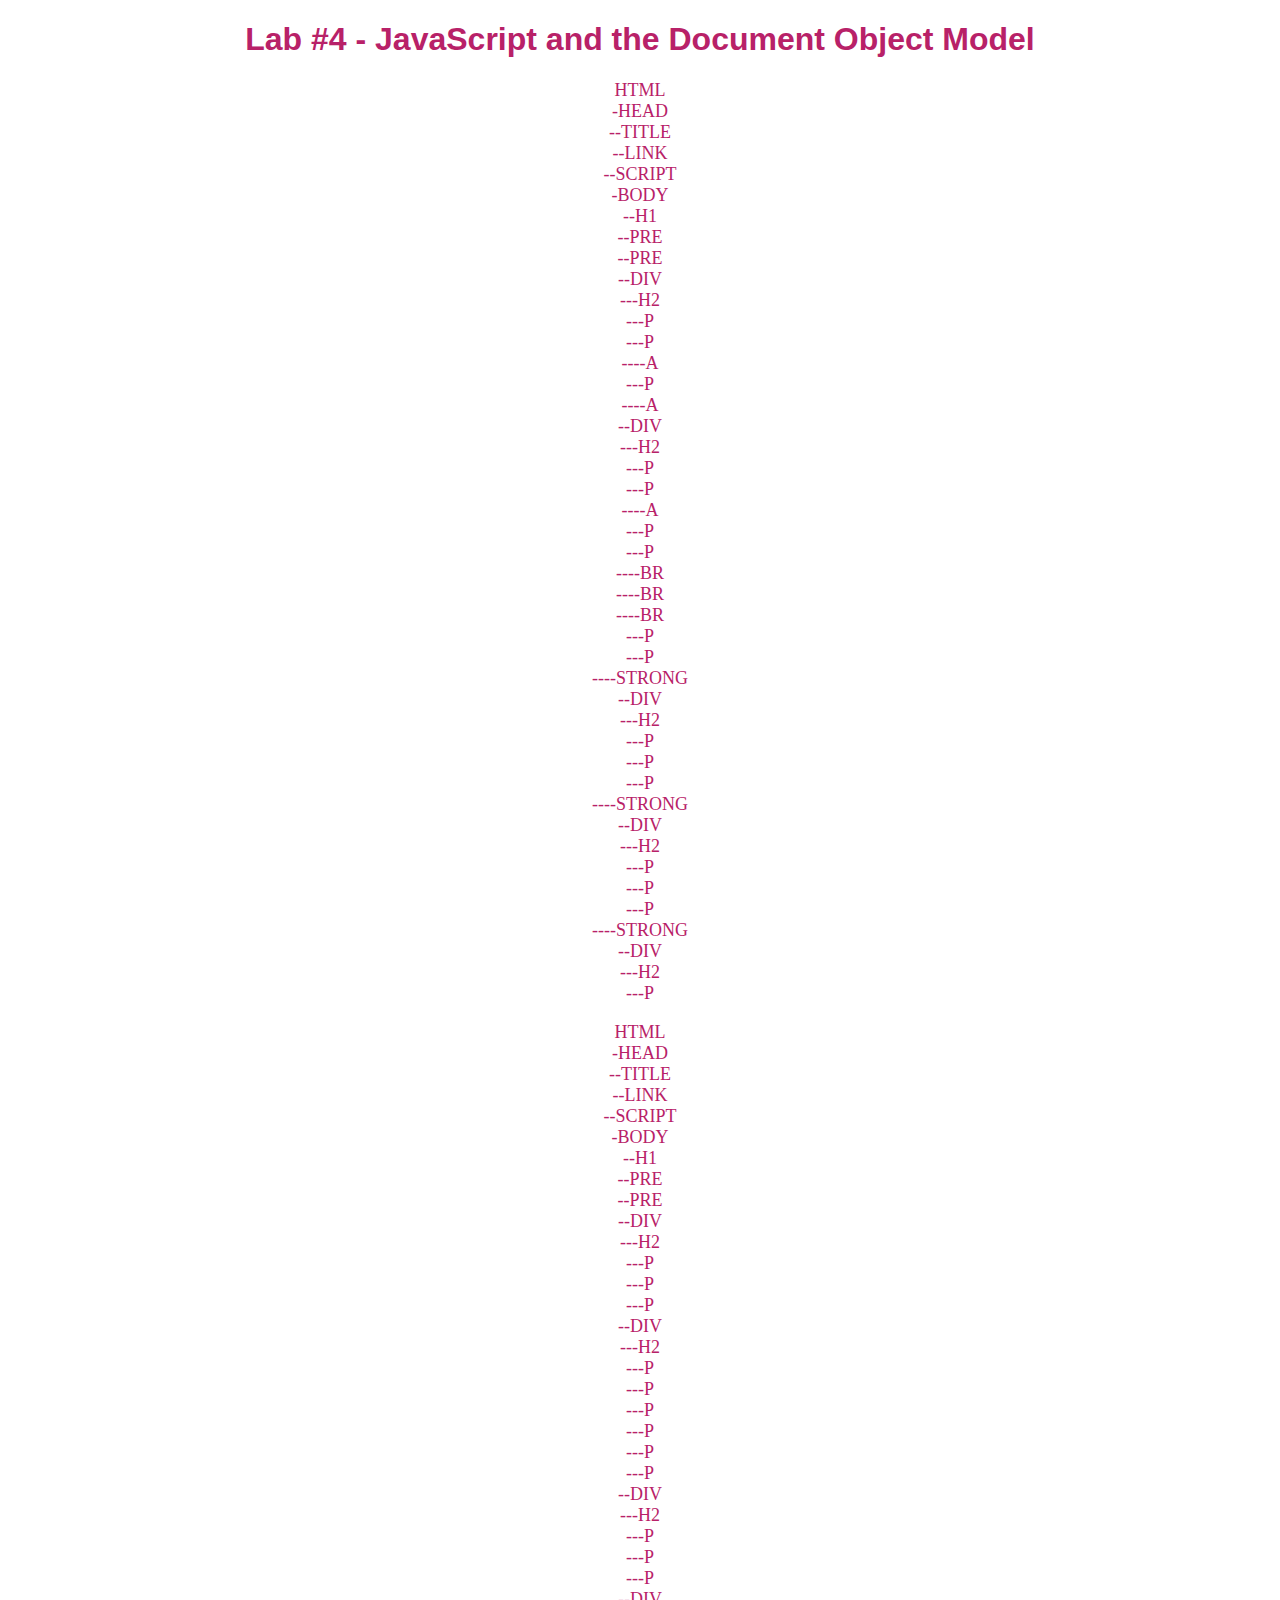
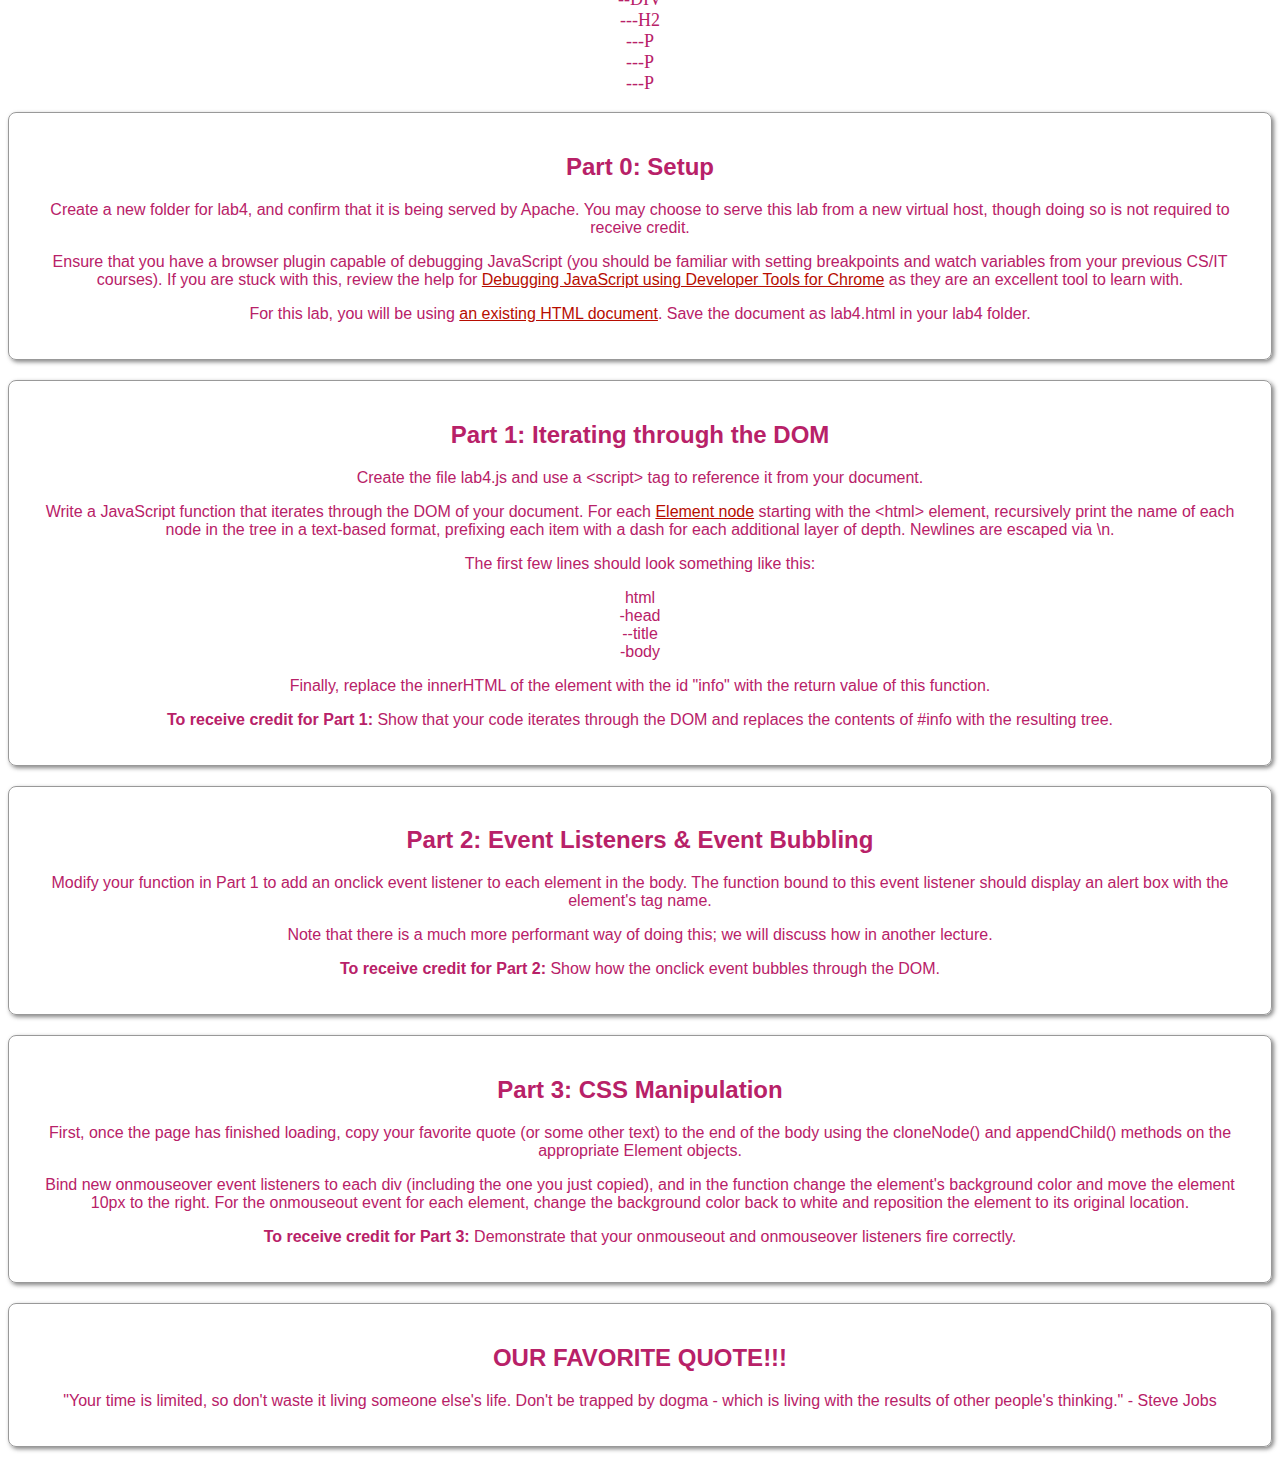
<file: lab4/lab4.html>
<!DOCTYPE html>
<html class="html">
   <head class="head">
      <title class="title">Lab 4</title>
      <link class="link" rel="stylesheet" href="lab4.css">
      <script class="script"src="lab4.js"></script>
   </head>
   <body cz-shortcut-listen="true" class="body">
      <h1 class="h1">Lab #4 - JavaScript and the Document Object Model</h1>
      <pre  class="pre" id="info">Lab #4 - JavaScript and the Document Object Model</pre>
      <pre id="part1b" class="part1b"></pre>
      <div class="quote q1">
         <h2 class="h2">Part 0: Setup</h2>
         <p>Create a new folder for lab4, and confirm that it is being served by Apache. You may choose to serve this lab from a new virtual host, though doing so is not required to receive credit.</p>
         <p>Ensure that you have a browser plugin capable of debugging JavaScript (you should be familiar with setting breakpoints and watch variables from your previous CS/IT courses). If you are stuck with this, review the help for <a href="https://developers.google.com/chrome-developer-tools/docs/javascript-debugging">Debugging JavaScript using Developer Tools for Chrome</a> as they are an excellent tool to learn with.</p>
         <p>For this lab, you will be using <a href="https://lms.rpi.edu/bbcswebdav/pid-210119-dt-content-rid-2336749_1/courses/2009_CSCI_2960_01/Lab%204%20instructions.html">an existing HTML document</a>. Save the document as lab4.html in your lab4 folder.</p>
      </div>
      <div class="quote q2">
         <h2>Part 1: Iterating through the DOM</h2>
         <p>Create the file lab4.js and use a &lt;script&gt; tag to reference it from your document.</p>
         <p>Write a JavaScript function that iterates through the DOM of your document. For each <a href="http://www.w3schools.com/jsref/dom_obj_document.asp">Element node</a> starting with the &lt;html&gt; element, recursively print the name of each node in the tree in a text-based format, prefixing each item with a dash for each additional layer of depth. Newlines are escaped via \n.</p>
         <p>The first few lines should look something like this:</p>
         <p>html<br>-head<br>--title<br>-body</p>
         <p>Finally, replace the innerHTML of the element with the id "info" with the return value of this function.</p>
         <p><strong>To receive credit for Part 1:</strong> Show that your code iterates through the DOM and replaces the contents of #info with the resulting tree.</p>
      </div>
      <div class="quote q3">
         <h2>Part 2: Event Listeners &amp; Event Bubbling</h2>
         <p>Modify your function in Part 1 to add an onclick event listener to each element in the body. The function bound to this event listener should display an alert box with the element's tag name.</p>
         <p>Note that there is a much more performant way of doing this; we will discuss how in another lecture.</p>
         <p><strong>To receive credit for Part 2:</strong> Show how the onclick event bubbles through the DOM.</p>
      </div>
      <div class="quote q4">
         <h2>Part 3: CSS Manipulation</h2>
         <p>First, once the page has finished loading, copy your favorite quote (or some other text) to the end of the body using the cloneNode() and appendChild() methods on the appropriate Element objects.</p>
         <p>Bind new onmouseover event listeners to each div (including the one you just copied), and in the function change the element's background color and move the element 10px to the right. For the onmouseout event for each element, change the background color back to white and reposition the element to its original location.</p>
         <p><strong>To receive credit for Part 3:</strong> Demonstrate that your onmouseout and onmouseover listeners fire correctly.</p>
      </div>
   </body>
</html>
</file>
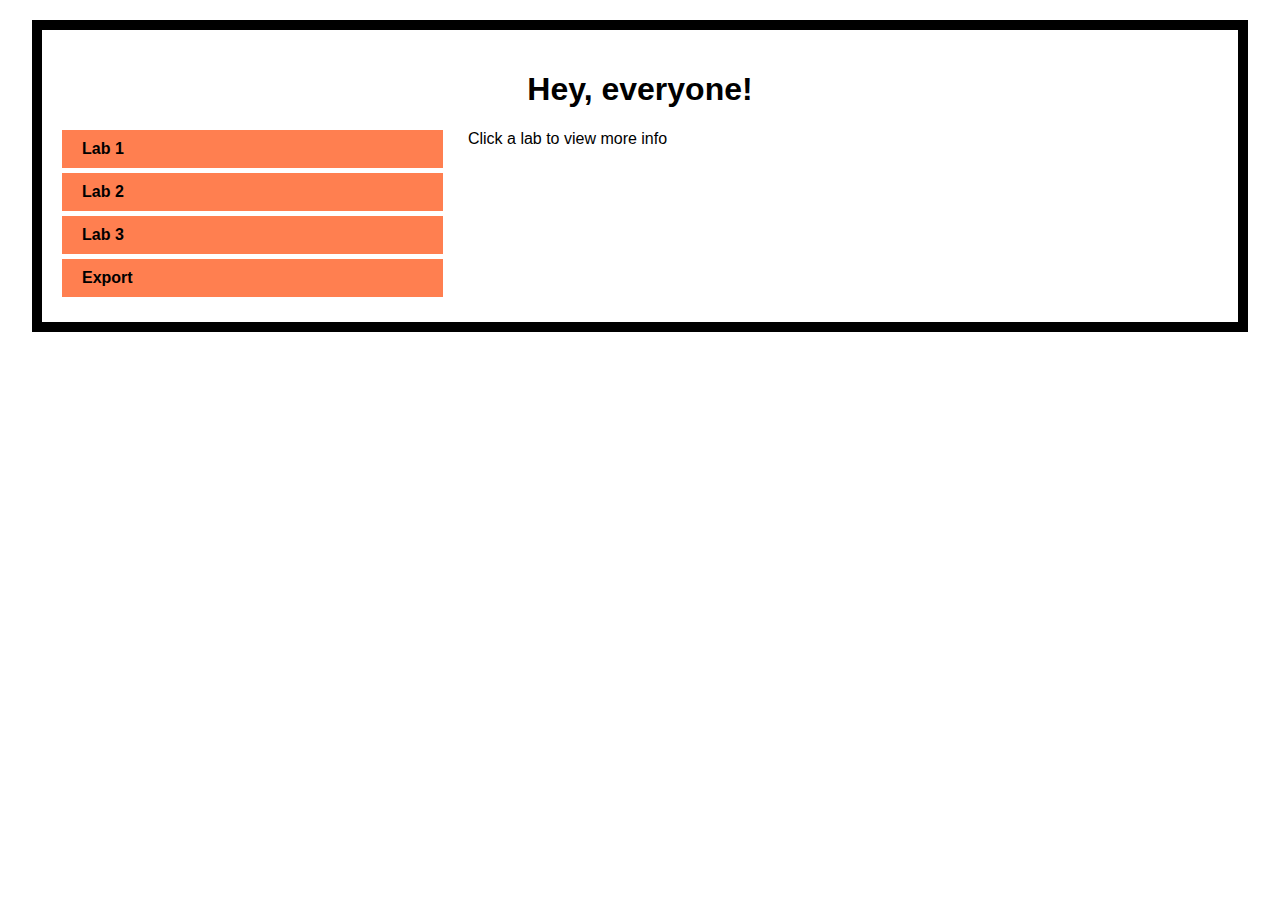
<file: quiz1/losses.html>
<!-- Sean Lossef - losses -->

<html>
    <head>
        <link rel="stylesheet" href="./losses.css">
        <script src="https://ajax.googleapis.com/ajax/libs/jquery/3.5.1/jquery.min.js"></script>
        <script src="./losses.js"></script>
    </head>
    <body>
        <div class="container">
            <h1>Hey, everyone!</h1>
            <div class="split">
                <!-- Nav -->
                <div class="left">
                    <ul>
                        <li class="navbutton" data-target="lab1">Lab 1</li>
                        <li class="navbutton" data-target="lab2">Lab 2</li>
                        <li class="navbutton" data-target="lab3">Lab 3</li>
                        <li class="export">Export</li>
                    </ul>
                </div>

                <!-- Right side -->
                <div class="right active">
                    Click a lab to view more info
                </div>
                
                <!-- Lab 1 -->
                <div class="right" id="lab1">
                    <h2>Lab 1</h2>
                    <h3>Part 0: Before asking questions</h3>
                    <p>This is a class about web development.</p>
                    <p>Part of web development is participating in a community of people who are able and willing to help. As most of you likely already know, searching with Google and sites like StackExchange can help answer many of your questions.</p>
                    <p>To participate in this community and to get the best results, you need to interact with it in a contributory and respectful manner.</p>
                    <p>While I am not much of a fan of esr, this page does contain good, if blunt, advice for how to ask questions. Read that section before continuing on. Read the rest of the page some time after class today but before you come back to class next Friday.</p>
                    <p>In short, just as office hours are for those who have attended lecture, help during lab will go to those who have put in the effort to help themselves first. No one learns anything by being spoon-fed solutions. As you will quickly learn, I am the kind of person who, if you ask a yes or no question, will do everything in my power to not give you a yes or no answer. I will, however, give you hints on where you should consider looking and how you should be thinking about your approach to the problem. If you receive a response of "check the documentation" or "Google the error message," the TA and I are not blowing you off: we're trying to teach you how to troubleshoot a problem, which will be much more beneficial to you in the long run (and you’re likely to get a better grade on whatever assignment you’re working on).</p>
                    <p>Also remember that you are working in a group. Ask your team members for help and inspiration. But don’t spoon feed each other answers. Build up your collective knowledge as you work through the challenges. Nothing reinforces your learning better than teaching others.</p>
                    <h3>Part 1a: Install your *AMP stack</h3>
                    <p>This lab will be the one exception to one submission per group. It’s important that you all have your own individual AMP stack running on your machines. So everyone should submit this week.</p>
                    <p>An AMP stack is typically installed in one of two ways: via a prepackaged Apache distribution (usually with a standalone installer of some sort), or via your operating system's package management system. You may also install from source, though in practice this is usually reserved for situations where no other method will suffice... if you choose to do so, best of luck. Choose the method that suits your needs and level of experience. The minimum requirements are as follows, regardless of OS. As always, the latest and greatest is best:</p>
                    <ul>
                        <li>Apache 2.4+</li>
                        <li>MariaDB 10.4+</li>
                        <li>PHP 7.2+</li>
                    </ul>
                    <p><b>Recommended for *BSD or Linux: </b>Get the software from your package manager (pkg_add, pkg, apt, yum, etc.)</p>
                    <p><b>Recommended for Mac: </b>Homebrew or XAMPP</p>
                    <p><b>Recommended for Windows: </b>XAMPP</p>
                    <p>Additionally, you could choose to run a virtual machine running Windows with XAMPP inside. This would be an OS-independent solution. Historically, this has been the ideal solution for Mac people.</p>
                    <h3>Part 1b: Install phpMyAdmin</h3>
                    <p>phpMyAdmin is a Web-based database administration tool, available at https://www.phpmyadmin.net/downloads/. It is already included in most Apache distributions, as well as via most package managers (e.g., on OpenBSD: pkg_add phpMyAdmin).</p>
                    <p>If phpMyAdmin is not already installed, simply follow the instructions at https://docs.phpmyadmin.net/en/latest/setup.html#quick-install</p>
                    <p><b>To receive credit for Part 1:</b> Demonstrate that Apache, MySQL and PHP are working by installing phpMyAdmin and accessing it via localhost (usually http://localhost/phpmyadmin). If you can access phpMyAdmin using the default mysql username “root” with no password, congratulations! Your server is configured correctly. Take a screenshot of that page and save it somewhere for now.</p>
                    <h3>Part 2: Name-based virtual hosts</h3>
                    <p>Name-based virtual hosts (along with multiple databases) are often used by Web developers to work on several projects simultaneously, without having to constantly change the directory structure or work on multiple servers.
                    <p>This is accomplished by using name-based virtual hosts to assign arbitrary (non-conflicting) domain names to each project, and using the hosts file to allow requests for those same names to resolve back to 127.0.0.1 (or ::1 for IPv6) (just like localhost). Because the required Host header sent with each request will show the domain name requested, Apache can still distinguish between virtual hosts to determine which directory structure and other configuration settings to use.</p>
                    <p>We are going to set up a few virtual servers for this class.</p>
                    <p>First, create a new directory on your filesystem called websys, and a subdirectory called lab1. Save the following as index.php within that directory:</p>
                    <p>This simply prints a page detailing PHP's configuration on a server. Now, find your server's httpd.conf file, and create a new virtual host entry at the bottom of the file. Yes, I’m aware I’m not quite telling you how to do that.</p>
                    <p>Virtual hosts are defined in containers, which specify the IP and port. Add a container specifying a server name of lab1.websys. The DocumentRoot should be the full path to the lab1 directory you created earlier (with no trailing slash).</p>
                    <p>Finally, add an entry in your hosts file mapping your new virtual host to 127.0.0.1.</p>
                    <p>Note that httpd.conf changes are only processed when the server first starts. Restart Apache for the changes to take effect.</p>
                    <p>After visiting http://lab1.websys, you should see a printout of PHP's configuration. If so, congratulations! Name-based virtual hosting has been configured correctly for that domain. Export this page to a pdf file.</p>
                    <p>To keep projects organized in this course, add a virtual host for websys which will allow for the file directory to be shown if an index.php or .html does not exist. Then repeat the process by adding new subdirectories under websys/ and changing both the ServerName and DocumentRoot directives of your respective containers. Remember that we will have 10 labs this semester.</p>
                    <h3>Part 3: A GitHub repository for your semester project</h3>
                    <p>We are going to use GitHub to host our semester projects. That way, they are in an easy to find place, you can use all the industry standard tools that GitHub provides (issues, pull requests, kanban-like projects), and I can track your progress throughout the semester. Nominate someone to own the repository and create a repository. The repository must be named either your group name or your application name. Invite all your other group members to be collaborators. Invite me (ibara) and the TA (priyanshu-11) to be collaborators.</p>
                    <p>By the way, GitHub offers extra features to students for free. You should take advantage of that.</p>
                    <p>To receive credit for the lab: copy your screenshots, PDFs, config files, and your hosts file into your lab1 directory. Add a readme file which explains what you did and how you arrived at these files, and zip the entire websys directory with the convention of RCSID-websys-lab#.zip, where # is your lab number, in this case 1. Upload the zip file to LMS. Invite me and the TA to be collaborators for your GitHub repository.</p>
                    <p>This lab is due before you come to class on Tuesday, September 15.</p>
                </div>

                <!-- Lab 2 -->
                <div class="right" id="lab2">
                    <h2>Lab 2</h2>
                    <h3>Part (-1): Before you begin REMEMBER:</h3>
                    <ol>
                        <li>You know more than you think you do. Everything you need to complete the lab can be found either in your head, in your notes, in the slides (may also include Friday’s slides, already available on </li>LMS), or a very quick Google search away.
                        <li>BREAK EVERYTHING. Break everything so badly you have no idea how to fix it. Be bold and boisterous and loud in your mistakes. More so than when you’re 100% sure of something. After you’ve broken </li>everything and experimented as much as you can, then go ahead and do the lab for real.
                        <li>Don’t overthink the directions. But do make sure you follow the directions as asked. Part of your grade for the lab is based on whether or not what you submit matches the specifications.</li>
                        <li>Don’t forget about office hours! Both mine and the TA’s.</li>
                        <li>You are working in groups. One submission per group. That also means that you should be producing a respectable amount of work for the number of people in your group.</li>
                        <li>Are you remembering to log into LMS every class to submit attendance?</li>
                    </ol>
                    <h3>Part 0: Setup</h3>
                    <p>Create a new directory for Lab 2 if you have not done so already. It should be available at http://lab2.websys. Ensure that you have a text editor or other integrated development environment (IDE) ready. Which one you use doesn’t matter, so long as you are comfortable and efficient in its use (or are willing to invest the time to learn it). If you don’t know what text editor/IDE to use, Microsoft Visual Studio Code is popular (and free!).</p>
                    <h3>Part 1: Semantic HTML</h3>
                    <p>For this part of the lab, you will be marking up a playlist of your ten (10) favorite songs. Each entry must include the following information:</p>
                    <p>* Track Name</p>
                    <p>* Artist - with a link to the artist’s website</p>
                    <p>* Album Name - with a link to its page (if any) on ​Allmusic.com (or other similar site)</p>
                    <p>* Album Cover (Image)</p>
                    <p>* Release Date</p>
                    <p>* Genre(s) - list multiple if appropriate</p>
                    <p>Think about the semantic correctness of the elements you’re using, keeping in mind that your document might not always be rendered by a browser (how would you communicate this information to a blind person using a screen reader?).</p>
                    <p>To receive credit for Part 1:​ Name your HTML file ​groupname-lab2-part1.html and save it in your lab2 directory. Create a README file, and in it explain the reasoning for the markup you chose and explain how your HTML is semantically correct. Additionally, add a screenshot of your browser with the html page and save it as ​groupname-​lab2-part1.xxx (jpg, png, etc.) in your lab2 directory.</p>
                    <p>Part 1: 3 files - HTML, Readme, and Screenshot (jpg, png, etc.)</p>
                    <h3>Part 2: XML</h3>
                    <p>Yes, I know we will focus on HTML for a lot of things, but you should have XML under your fingertips (who knows--you may want to use it in your projects or the future).</p>
                    <p>Create a new file, ​groupname​-lab2-part2.xml, and mark up the same content that you did in Part1, this time in XML. Although you may choose whichever labels and attributes for your tags that make sense, take care to structure the document in a hierarchical, extensible way. Recall that XML may be valid, but must be well-formed.</p>
                    <p>If you are having difficulty with this part (and want your XML to neatly display on your browser), please look up XSLT:</p>
                    <p>https://www.w3schools.com/xml/xml_xslt.asp</p>
                    <p>Make a new file called “style.xsl” and link to it by putting the following after the XML prologue:</p>
                    <p>NOTE: You are not required to have your XML for this part display neatly in a browser (but you can use XSLT to do it). Hence why no screenshot is required here (but... see part 4). You can put all the usual HTML tags you need for this in your XSLT stylesheet, etc.</p>
                    <p>To receive credit for Part 2:​ Place your XML file in your lab2 directory. In the Readme file, explain the reasoning for the markup you chose and be prepared to explain how your XML is semantically correct.</p>
                    <p>Part 2: 1 file - XML</p>
                    <h3>Part 3: HTML and CSS</h3>
                    <p>Create a new file, ​groupname​-lab2-part3.css. Edit your HTML file to reference the CSS externally using the <link> tag in the <head> of your document and save this as ​groupname-lab2-part3.html. This is always the preferred way to add CSS to an HTML document, as it further separates the presentation from semantic markup and promotes the reuse of CSS between documents. Make sure that song title is in small-caps, the artist is in bold and in a 20 percent larger font, the album is italicized, the release date and genres are in a proportionally reduced font size, and that the genres appear as a list with dashes. The album cover should appear to the right of each listing, and the title of your favorite song should appear in green. There should be a border around your list as well as an entry centered at the bottom indicating the end of the list, in a smaller, italicised font. Make sure that you add a header for each column indicating the content for each. You may ​not​ use tables for part 3. You can of course make a copy of your HTML file in part 1 as the base for part 3, but do make sure you don’t overwrite the part 1 HTML file with the part 3 HTML file.</p>
                    <p>To receive credit for Part 3:​ Place your HTML and CSS files in your lab2 directory. Using comments in your file(s), and in your Readme file, explain the logic for the markup you have chosen and make sure your markup is well documented. Additionally, add a screenshot of your browser with the html page and save it as ​groupname-​lab2-part3.xxx (jpg, png, etc.) in your lab2 directory.</p>
                    <p>Part 3: 3 files - HTML, CSS, and Screenshot (jpg, png, etc.)</p>
                    <h3>Part 4: XML and CSS</h3>
                    <p>Turns out you can use CSS in your XML documents!</p>
                    <p>According to the base specification, XML documents may also refer to CSS.</p>
                    <p>After the XML prologue:</p>
                    <p>Create a new file called ​groupname-lab2-part4.css, and modify your XML document to refer to this new stylesheet. Edit the stylesheet such that the information should be displayed with each item on a separate line. The Song title should be first and should be slightly smaller than the ArtistName which should also be in blue. The Album name should remain in italics. The hyperlink should work, and the image should be last, not be part of the hyperlink, and must be forced to be the same size as the other images. Finally, there should be at least one line separating each entry in your list. This time, in order to be able to display your image and hyperlink using the HTML tags, you will need to add the html namespace to your XML file by adding an attribute to the root_element tag--which is done by adding</p>
                    <p>to your XML file after the stylesheet directive. Alternatively you can accomplish this without using the img element. However, you will need some other means of rendering the image on the page using CSS (hint: look into how backgrounds are displayed).</p>
                    <p>Take note of what happens with the margins: one might assume that two elements vertically separated by opposing margins, the one with the greater value will apply, and the other will collapse to zero. This rendering behavior is known as “collapsing margins,” and is used to maintain vertical rhythm when elements are in the normal flow of the page. Elements outside of the normal page flow (those that are floated, positioned absolutely, etc.) will not have their margins collapsed.</p>
                    <p>To receive credit for Part 4:​ Show that the appropriate changes were made using your CSS. Add the two ​groupname-​lab2-part4.css and xml files to your lab2 directory. Add a screenshot to the directory named ​groupname-​lab2-part4.xxx (jpg, png, etc) as well. As above add any comments to your Readme file.</p>
                    <p>Part 4: 3 files - XML, CSS, and Screenshot (jpg, png, etc.)</p>
                </div>

                <!-- Lab 3 -->
                <div class="right" id="lab3">
                    <h2>Lab 3</h2>
                    <p>By now, you have established your groups, come up with a team name, and have submitted a proposal for a serious project. It’s a good thing I know you though--it’s going to be really difficult to get clients without a web presence! Doubly ironic for us web developers. Let’s fix that.</p>
                    <p>This lab will have you create a portfolio website for your group, which will include a portfolio site/page for each individual member of the group within.</p>
                    <p>Online portfolios are often used to showcase the work of web professionals, not only to highlight their experience but also to demonstrate that experience in the document itself. Regardless of whether or not you intend to pursue a career in web development it never hurts to have an online résumé that you can link to. For this assignment, we will be creating that résumé which will demonstrate your proficiency with the skills you have learned in class so far, while highlighting your other talents and experiences.</p>
                    <p>You are highly encouraged to seek out the online portfolios of other web professionals and teams for this lab. But don’t copy them directly. Inspiration only.</p>
                    <h3>Part 1: Markup & CSS</h3>
                    <p>You must create a landing page that highlights the work of your team. It is ok if you make up a list of previous works, awards won, etc. Be realistic though. You probably didn’t win that Nobel Prize...</p>
                    <p>This landing page, named index.html (styled with style.css), should include at a minimum…</p>
                    <ul>
                        <li>Team name</li>
                        <li>Team slogan</li>
                        <li>List of at least 3 previous works (you can make this up)</li>
                        <ul>
                            <li>Include a description and one tiny mock-up for each previous work</li>
                            <ul>
                                <li>Or, even easier, if you still have your projects from Intro, take a screenshot of the main page and scale it down to a thumbnail and you’re done</li>
                            </ul>
                        </ul>
                        <li>Photo of each group member</li>
                        <li>Links to each individual member page</li>
                    </ul>
                    <p>Remember: this page should be free advertising for your team. Make it catchy. Make people want to hire your group.</p>
                    <p>Each individual group member should create their own résumé page. While this page is for the lab, ideally you should be able to lift what you create from this lab and use it in your own personal website (you do have one of those, right?).</p>
                    <p>Your individual résumé page, named rcsid.html (styled with the same style.css as the main page), should include…</p>
                    <ul>
                        <li>Full name</li>
                        <li>Address</li>
                        <li>Phone</li>
                        <li>Email (with link)</li>
                        <li>Photo of yourself (can be the same or different from the main page)</li>
                        <li>Objective Statement/Intro</li>
                        <li>Education (minimum 2 items, include secondary school)</li>
                        <ul>
                            <li>Institution (link to website if available)</li>
                            <li>Degree program</li>
                            <li>Dates</li>
                            <li>Details/Accomplishments</li>
                        </ul>
                        <li>Work experience (minimum 3 items, ok to fabricate)</li>
                        <ul>
                            <li>Organization (link to website if available)</li>
                            <li>Title</li>
                            <li>Dates</li>
                            <li>Details/Accomplishments</li>
                        </ul>
                        <li>Skills (minimum 8 items)</li>
                    </ul>
                    <p>If you do not have the given number of entries for a given item, you may (must) invent items to fill the difference for the purposes of this assignment.</p>
                    <h3>Part 2: Microformats</h3>
                    <p>Microformats provide a set of conventions for reusing existing HTML tags and attributes to embed additional semantic information into the document. The hCard microformat, for example, uses tags and attributes to provide additional metadata about individuals and organizations and their contact information (similar to a business card).</p>
                    <p>To receive credit for this part of the assignment, research the hCard microformat as a group, and use it to mark up your contact information on each of your personal résumé pages.</p>
                    <p><b>Other requirements for Parts 1 & 2:</b></p>
                    <ul>
                        <li>Ensure semantic correctness and good structure. Pick good tags! Don’t just use divs and spans.</li>
                        <li>Must be presentable in the latest Chrome and Firefox</li>
                        <li>Validate your HTML: https://validator.w3.org/</li>
                        <li>Validate your CSS: https://jigsaw.w3.org/css-validator/</li>
                    </ul>
                    <p>Make sure your markup is semantically correct. This isn’t always as easy as it sounds! You’ll want to look up a reference (e.g., W3Schools.com), and search the Web for examples of how others mark up similar content. Avoid using divs and spans unless no other element makes intuitive sense, and be prepared to explain why you chose to use those divs and spans.</p>
                    <p>Make good use of positioning. Have a look at how other websites (especially single-page résumés and portfolios) lay out their content. Use them for inspiration only, and be sure to reference them in your README.txt if you do! Citing your sources is always important.</p>
                    <p>Pay attention to layout and design. You won’t be graded as Electronic Media, Arts, and Communication (EMAC) seniors as far as visual design is concerned, but you are still ITWS/CS students who genuinely care about making something look nice. It should be both readable and presentable.</p>
                    <p>Format your markup and CSS consistently with respect to case, indentation, etc. Using two spaces for indentation between each nested level in HTML (and in front of each declaration in CSS) is generally standard. Good markup is self-documenting, though comments may (and should) be used to assist in organizing the source code.</p>
                    <p>Be creative and experiment!</p>
                    <h3>README file</h3>
                    <p>In addition to the running work log that everyone contributes to, please answer the following questions in the README file:</p>
                    <p>How is your markup semantically correct?</p>
                    <p>Are there any non-semantic elements that you needed for styling purposes? If you used divs and spans, this is where you would account for them. Explain why you used divs and spans as opposed to something else.</p>
                    <p>In your own words, how is the hCard information you added to your personal résumé page useful to both humans and machines trying to access your content? (This means that everyone must answer this question individually in the README file.)</p>
                    <p>Please also remember to list the URLs of any websites you used for inspiration. Also include a list of any and all works referenced throughout the assignment, including tutorials, reference sheets, etc. Failure to cite all referenced works may result in a zero for the assignment and a two-letter drop in your final grade. When in doubt, email me or the TA.</p>
                    <h3>Submissions</h3>
                    <p>Put all your files into one directory named groupname-lab3, zip it up, nominate someone to submit it to LMS.</p>
                    <h3>Extra credit: Web Fonts</h3>
                    <p>Progressive enhancement is a design philosophy in which a basic experience is created that will function on all audience browsers, and steadily embellished upon using features available to more modern browsers. More specifically, the developer begins with content annotated with solid semantic markup as a base, applies CSS (and possibly JavaScript), and then adds to that base according to the capabilities of increasingly more modern user agents.</p>
                    <p>For a possible, additional 5 points, use Web fonts and CSS to enhance the visual presentation of your document. In your README.txt, explain how your markup and stylesheet leverages the principles of progressive enhancement. For Web fonts, this means, at a minimum, choosing good fallback fonts. But it means a lot more than: it means you must craft an experience that degrades well. If you want to try out browsers that will force you to experience that degradation, check out (in order of least to most degradation) Netsurf (GUI), Dillo (GUI), links (GUI and terminal), and lynx (terminal only). Or consider installing a screen reader and see how it reads your site back to you! Tell us in the README.txt file which of these alternative browsers and/or screen readers you used, how your site originally looked in them, and how you changed your HTML and/or CSS to provide graceful degradation.</p>
                </div>
            </div>
        </div>
    </body>
</html>
</file>
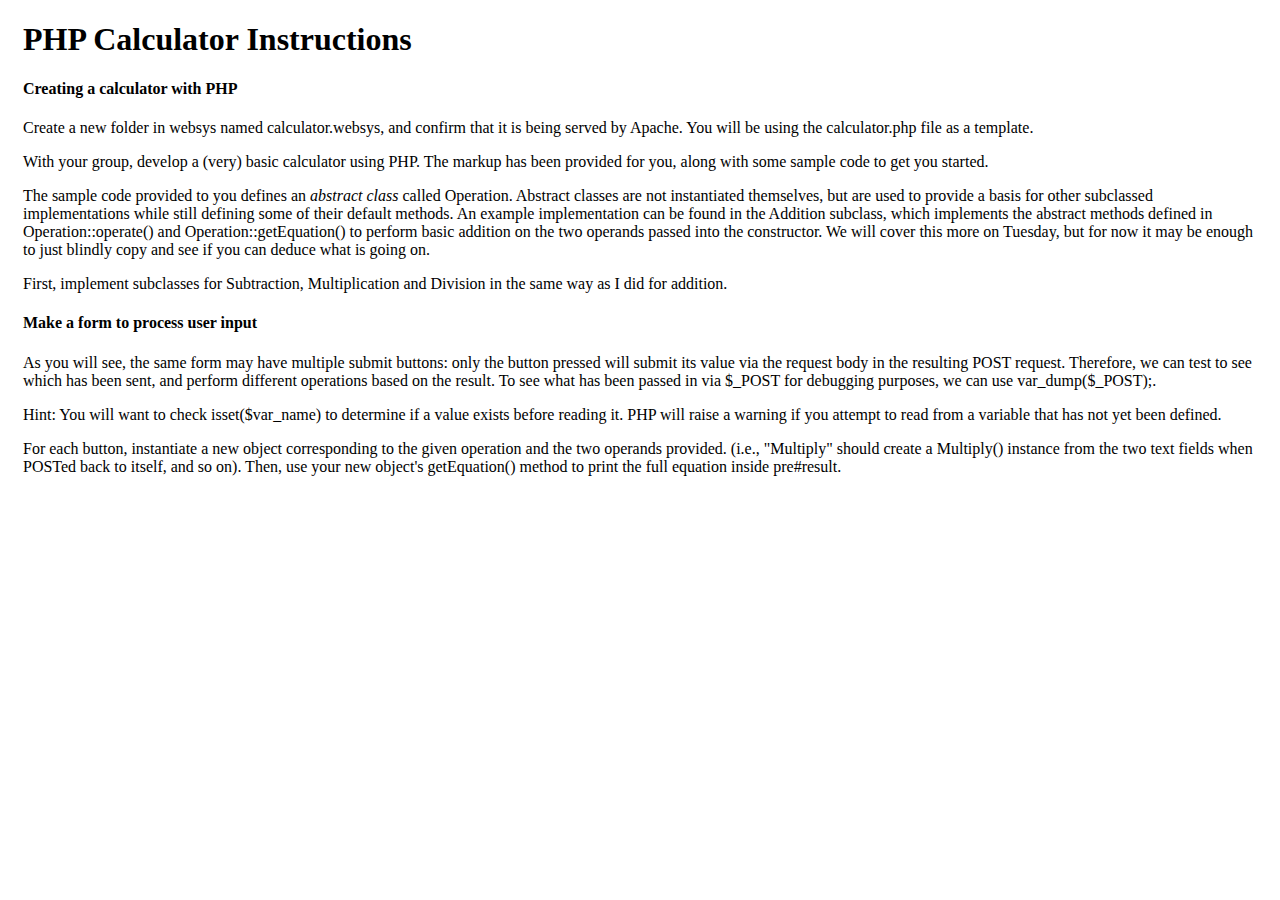
<file: lab8/php-calculator/instructions.html>
﻿<!DOCTYPE html>
<html>
    <head>
        <title>PHP Calculator Instructions</title>
    </head>
    <body>
        <div style="margin:15px" class="column" id="content">
            <div class="section">
                <h1 class="title" id="page-title">PHP Calculator Instructions</h1>
                <div class="content clearfix">
                    <div class="field field-name-body field-type-text-with-summary field-label-hidden">
                        <div class="field-items">
                            <div class="field-item even">
				<h4>Creating a calculator with PHP</h4>
                                <p>Create a new folder in websys named calculator.websys, and confirm that it is being served by Apache. You will be using the calculator.php file as a template.</p>
                                <p>With your group, develop a (very) basic calculator using PHP. The markup has been provided for you, along with some sample code to get you started.</p>
                                <p>The sample code provided to you defines an <em>abstract class</em> called Operation. Abstract classes are not instantiated themselves, but are used to provide a basis for other subclassed implementations while still defining some of their default methods. An example implementation can be found in the Addition subclass, which implements the abstract methods defined in Operation::operate() and Operation::getEquation() to perform basic addition on the two operands passed into the constructor. We will cover this more on Tuesday, but for now it may be enough to just blindly copy and see if you can deduce what is going on.</p>
                                <p>First, implement subclasses for Subtraction, Multiplication and Division in the same way as I did for addition.</p>
				<h4>Make a form to process user input</h4>
                                <p>As you will see, the same form may have multiple submit buttons: only the button pressed will submit its value via the request body in the resulting POST request. Therefore, we can test to see which has been sent, and perform different operations based on the result. To see what has been passed in via $_POST for debugging purposes, we can use var_dump($_POST);.</p>
                                <p>Hint: You will want to check isset($var_name) to determine if a value exists before reading it. PHP will raise a warning if you attempt to read from a variable that has not yet been defined.</p>
                                <p>For each button, instantiate a new object corresponding to the given operation and the two operands provided.  (i.e., "Multiply" should create a Multiply() instance from the two text fields when POSTed back to itself, and so on). Then, use your new object's getEquation() method to print the full equation inside pre#result.</p>
                            </div>
                        </div>
                    </div>
                </div>
            </div>
        </div>
    </body>
</html>
</file>
<file: lab3/style.css>
/*** FONT IMPORTS: ***/
@import url("https://fonts.googleapis.com/css2?family=Secular+One&display=swap");
@import url("https://fonts.googleapis.com/css2?family=Ubuntu:wght@500&display=swap");
@import url("https://fonts.googleapis.com/css2?family=Work+Sans:wght@300;600&display=swap");

/*** GENERAL ELEMENTS: ***/
:root {
  --dark-color-main: #172a3a;
  --pop-color1: #db5461;

  --dark-color-pa: #262a2c;
  --med-color-pa: #3d5b66;
  --light-color-pa: #80a5b3;
  --dark-color2-pa: #9e4842;
  --med-color2-pa: #cc8b86;
  --light-color2-pa: #f9eae1;
}
* {
  box-sizing: border-box;
}
html {
  scroll-behavior: smooth;
  min-height: 100%;
}
body {
  margin: 0 auto;
  background-color: var(--light-color-main);
}

h1 {
  font-family: "Secular One", sans-serif;
}
h2,h3,h4 {
  font-family: "Ubuntu", sans-serif;
}
p {
  font-family: "Work Sans", sans-serif;
}
/* removes the extra padding & bullets for all unordered lists */
ul {
  list-style-type: none;
  padding-left: 0;
  margin: 0;
}
a {
  text-decoration: none;
}
.hidden {
  display: none;
}
p.bold {
  font-weight: 600;
}

/*** HOME PAGE: ***/
#homePage {
  color: var(--dark-color-main);
  background-image: url("photos/homeBackground.png");
  background-size: cover;
}
#homePage .topBanner {
  text-align: center;
  height: 20%;
  margin: 20px 0;
}
#homePage h1 {
  font-size: 60px;
  letter-spacing: 15px;
  margin-bottom: 0;
}
#homePage h3 {
  font-size: 25px;
}
#homePage h2 {
  font-family: "Work Sans", sans-serif;
  margin-top: 0;
}
#homePage h4 {
  font-size: 15px;
  display: block;
  margin: 0 0 10px 0;
}
#homePage p {
  font-size: 18px;
  margin-bottom: 30px;
}
/* middleBanner: */
#homePage .middleBanner {
  text-align: center;
}
#teamSection,
#projSection {
  width: 35%;
  margin-top: 40px;
  background: rgba(235, 235, 235, 0.7);
  padding: 15px;
  border-radius: 15px;
  margin-bottom: 20px;
}
#teamSection {
  float: left;
  margin-left: 12%;
}
#projSection {
  float: right;
  margin-right: 12%;
}
/* #teamSection: */
.teamNames a {
  font-family: "Ubuntu", sans-serif;
  color: var(--dark-color-main);
  display: inline-block;
  width: 140px;
  margin: 10px 5%;
}
.teamNames a:hover {
  color: var(--pop-color1);
  animation-duration: 0.5s;
}
.teamPhotos,
.teamNames {
  display: block;
}
#homePage img {
  object-fit: cover;
}
#homePage img.portrait {
  width: 140px;
  height: 140px;
  border-radius: 10px;
  margin: 10px 5%;
}
#homePage .spacer {
  margin-bottom: 30px;
  display: block;
}
/* #projSection: */
#homePage img.project {
  float: right;
  width: 38%;
}
#homePage li p {
  font-size: 14px;
  float: left;
  width: 60%;
  margin: 0;
  padding: 0 5px 0 0;
}
#homePage .projectDesc {
  display: block;
}
#homePage li {
  overflow: auto;
  margin-bottom: 20px;
}
/* Custom scrollbar */
::-webkit-scrollbar {
  width: 10px;
}
::-webkit-scrollbar-track {
  background: #f1f1f1;
}
::-webkit-scrollbar-thumb {
  background: #888;
}
::-webkit-scrollbar-thumb:hover {
  background: #555;
}

/*** INDIVIDUAL PAGES: ***/
/* Patricia Acorda: */
#acordpPage {
  color: var(--dark-color-pa);
  background-image: url("photos/patriciaBackground.png");
  background-size: cover;
}
/* general elements: */
#acordpPage h2 {
  color: var(--dark-color2-pa);
  margin: 0 0 40px 0;
}
#acordpPage h4 {
  font-size: 18px;
  color: var(--med-color-pa);
  margin: 0;
}
#acordpPage li {
  margin: 0 0 30px 0;
}
#acordpPage p {
  margin: 10px 0;
}
#acordpPage a {
  font-family: "Ubuntu", sans-serif;
  color: var(--dark-color-pa);
  display: inline-block;
}
#acordpPage img {
  height: 250px;
  border-radius: 15px;
}
#acordpPage .vcard {
  font-family: "Ubuntu", sans-serif;
  color: var(--dark-color-pa);
}
#acordpPage .email {
  color: var(--med-color-pa);
}
#acordpPage .email:hover {
  color: var(--dark-color2-pa);
}
/* #leftBanner: */
#acordpPage #leftBanner {
  height: 100vh;
  text-align: left;
  width: 40%;
  float: left;
  padding: 12% 8%;
  background: rgba(128, 165, 179, 0.2);
  position: fixed;
}
#acordpPage .fn {
  font-family: "Secular One", sans-serif;
  font-size: 50px;
  letter-spacing: 5px;
  margin-bottom: 0;
}
#acordpPage .intro {
  font-family: "Secular One", sans-serif;
  font-size: 20px;
  margin-top: 0;
}
#acordpPage .footer {
  margin-top: 150px;
}
/* nav: */
#acordpPage nav {
  right: 0;
  width: 60%;
  background: rgba(204, 139, 134, 0.8);
  color: var(--dark-color2-pa);
  height: 50px;
  padding: 1%;
  position: fixed;
}
#acordpPage nav a {
  color: var(--dark-color2-pa);
  font-size: 18px;
  display: inline-block;
  text-align: center;
  width: 160px;
  border-radius: 10px;
  height: 100%;
  margin: 0 2%;
}
#acordpPage nav a:hover {
  color: var(--light-color2-pa) !important;
  animation-duration: 0.5s;
}
/* sub-sections: */
#acordpPage #aboutMe {
  float: right;
  width: 60%;
  height: 90%;
  padding: 10% 5% 5% 5%;
}
#acordpPage .subSections {
  color: var(--med-color-pa);
}
#acordpPage div.Education,
#acordpPage div.WorkExperience,
#acordpPage div.Skills {
  display: none;
  float: right;
  width: 60%;
  height: 90%;
  padding: 10% 5% 5% 5%;
}

/* Sean Lossef: */
#losses {
  color: var(--dark-color-pa);
  background-image: url("photos/lossesBackground.jpg");
  background-size: cover;
  font-family: "Secular One", sans-serif;
}
#losses nav {
  display: block;
  left: 0;
  top: 0;
  right: 0;
  position: fixed;
  background: #293138d1;
}
#losses nav ul {
  display: block;
  list-style: none;
  text-align: center;
}
#losses nav ul li {
  display: inline-block;
}
#losses nav ul li a {
  display: inline-block;
  padding: 20px 30px;
  color: #ef5162;
  font-size: 18px;
}
#losses nav ul li a:hover {
  color: #eb283c;
}
#losses .content {
  display: block;
  margin-top: 80px;
  max-width: 650px;
  margin: auto;
  padding: 80px 20px 20px;
  background: #f27884eb;
}
#losses .vcard {
  text-align: center;
}
#losses img {
  margin-top: 20px;
  border-radius: 50%;
  box-shadow: 2px 2px 5px #00000066;
  height: 200px;
  width: 200px;
}
#losses .education li {
  margin-bottom: 30px;
}
#losses .education li p {
  margin: 5px 0;
}
#losses .experience li {
  margin-bottom: 30px;
}
#losses .experience li p {
  margin: 5px 0;
}

/* Colleen Corrigan */
#corricPage body {
  margin: 0 auto;
  background-color: #e6f2ff;
}

#corricPage h1,
h3 {
  font-family: Verdana;
  color: #404040;
}

#corricPage h2 {
  font-family: Verdana;
  color: #404040;
  padding-bottom: 0;
}

#corricPage h4,
h5 {
  font-family: Verdana;
  color: #404040;
  margin: 0;
  padding: 0;
}

#corricPage .activities {
  font-family: Verdana;
  font-size: 0.8em;
  margin: 0;
  padding: 0;
}

#corricPage .navbar {
  overflow: hidden;
  background-color: #000033;
  position: fixed;
  top: 0;
  width: 100%;
  z-index: 2;
}

#corricPage .navbar a {
  float: left;
  display: block;
  color: white;
  text-align: center;
  padding: 14px 16px;
  text-decoration: none;
  font-size: 17px;
}

#corricPage .navbar a:hover {
  background: white;
  color: #404040;
}

/* split screen left */
#corricPage .sidebar {
  float: left;
  width: 30%;
  padding: 20px;
  padding-top: 1.5%;
  padding-left: 5%;
}

#corricPage .profile {
  height: 300px;
  border-radius: 15px;
  border: 10px solid #404040;
}

#corricPage .header-img {
  width: 100%;
  height: 380px;
  background-position: center;
  background-repeat: no-repeat;
  background-size: cover;
  position: relative;
}

/*Split screen right*/
#corricPage article {
  float: right;
  position: relative;
  top: 10px;
  width: 60%;
}

#corricPage .new-section {
  padding-top: 20%;
}

#corricPage .new-section2 {
  padding-top: 90%;
}

#corricPage .extra {
  padding-top: 110%;
}

/* Clear floats after the columns */
#corricPage section:after {
  content: "";
  display: table;
  clear: both;
}

#corricPage .space {
  visibility: none;
}

#corricPage footer {
  position: relative;
  margin-top: -180px;
  /* negative value of footer height */
  height: 40px;
  clear: both;
  background-color: #000033;
  color: white;
  text-align: right;
}

/* Charles Villagran */
#charl {
  color: var(--dark-color-pa);
  background-image: url("photos/villac2Background.jpg");
  background-size: cover;
  font-family: "Minion Pro", serif;
}

#charl nav {
  display: block;
  left: 0;
  top: 0;
  right: 0;
  position: fixed;
  background: #293138d1;
}
#charl nav ul {
  display: block;
  list-style: none;
  text-align: center;
}
#charl nav ul li {
  display: inline-block;
}
#charl nav ul li a {
  display: inline-block;
  padding: 15px 30px;
  color: #7ceea8;
  font-size: 20px;
}
#charl nav ul li a:hover {
  color: #637e67;
}
#charl .content {
  display: block;
  margin-top: 80px;
  max-width: 650px;
  margin: auto;
  padding: 80px 20px 20px;
  background: #637e67;
}
#charl .content {
    text-align: center;
}
#charl img {
    margin-top: 20px;
    border-radius: 50%;
    box-shadow: 2px 2px 5px #00000066;
    height: 200px;
    width: 220px;
  }
  #charl .education li {
    margin-bottom: 30px;
  }
  #charl .education li p {
    margin: 2px 0;
  }
  #charl .WorkExperience li {
    margin-bottom: 30px;
  }
  #charl .WorkExperience li p {
    margin: 2px 0;
  }
  #charl .WorkExperience li .p1 {
    margin: 1px 0;
  }
</file>
<file: lab2/G4-lab2-part3.css>
h1 {
    text-align: center;
}

ul#songs {
    width: 100%;
    list-style: none;
    text-align: center;
    margin: 0;
    padding: 0;
    display: table;
    border: 1px solid #999;
}

ul#songs > li {
    display: table-row;
    background: #00000011;
    border-radius: 5px;
    margin-bottom: 20px;
    padding: 20px;
}

ul#songs li h2 {
    display: table-cell;
    font-variant: small-caps;
    text-align: center;
    vertical-align: middle;
}

ul#songs li:first-child h2 {
    color: green;
}

ul#songs li .header {
    display: table-cell;
    font-weight: bold;
}

ul#songs li .artist {
    display: table-cell;
    text-align: center;
    font-weight: bold;
    font-size: 1.2rem;
    vertical-align: middle;
}

ul#songs li .album {
    display: table-cell;
    text-align: center;
    font-style: italic;
    vertical-align: middle;
}

ul#songs li img {
    display: table-cell;
    width: 100px;
    height: 100px;
    vertical-align: middle;
}

ul#songs li time {
    display: table-cell;
    text-align: center;
    vertical-align: middle;
    font-size: 0.8rem;
}

ul#songs li .genres {
    display: table-cell;
    vertical-align: middle;
}

ul#songs li .genres ul li {
    font-size: 0.8rem;
    text-align: left;
}

ul#songs li .end {
    display: table-cell;
    font-size: 0.8rem;
    font-style: italic;
}
</file>
<file: lab4/lab4.css>
@import url('https://fonts.googleapis.com/css2?family=Ubuntu&display=swap');


:root {
  --white: #fc8dca;
  --highlight: #FE5F55;
  --link: #B70D01;

  --main-dark: #4F6367;
  --main-medium: #7A9E9F;
  --main-light: #B8D8D8;
}
body {
    background-color;: #fc8dca
    font-family: 'Ubuntu', sans-serif;
}

h1, h2, p, pre {
  font-family: 'Anton', sans-serif;
  color: #b82168;
  text-align: center
}
pre {
  font-family: serif;
  font-size: large;
}
a {
  color: var(--link)
}
a:hover {
  color: var(--highlight);
  transition: 0.2s;
}
.quote {
  border: 1px solid #999;
  border-radius: 8px;
  padding: 20px;
  margin-bottom: 20px;
  box-shadow: 2px 2px 4px #33333399;
}
</file>
<file: quiz1/losses.css>
/* Sean Lossef - losses */

* {
  box-sizing: border-box;
  font-family: Arial, Helvetica, sans-serif;
}

body {
  margin: 0;
  border: 0;
  padding: 20px 0;
}

.container {
  display: block;
  position: relative;
  width: 95vw;
  border: 10px solid black;
  margin: auto;
  padding: 20px;
}

h1 {
  text-align: center;
}

.split {
  position: relative;
  display: block;
}

.left {
  width: 33%;
  display: inline-block;
  vertical-align: top;
}
.left ul {
  margin: 0;
  padding: 0;
  list-style: none;
}
.left ul li {
  display: block;
  padding: 10px 20px;
  font-weight: bold;
  background: coral;
  margin-bottom: 5px;
  cursor: pointer;
}
.left ul li:hover {
  background: #e06e44;
}

.right {
  width: 66%;
  display: none;
  vertical-align: top;
  padding: 0 20px;
}
.right.active {
  display: inline-block;
}
</file>
